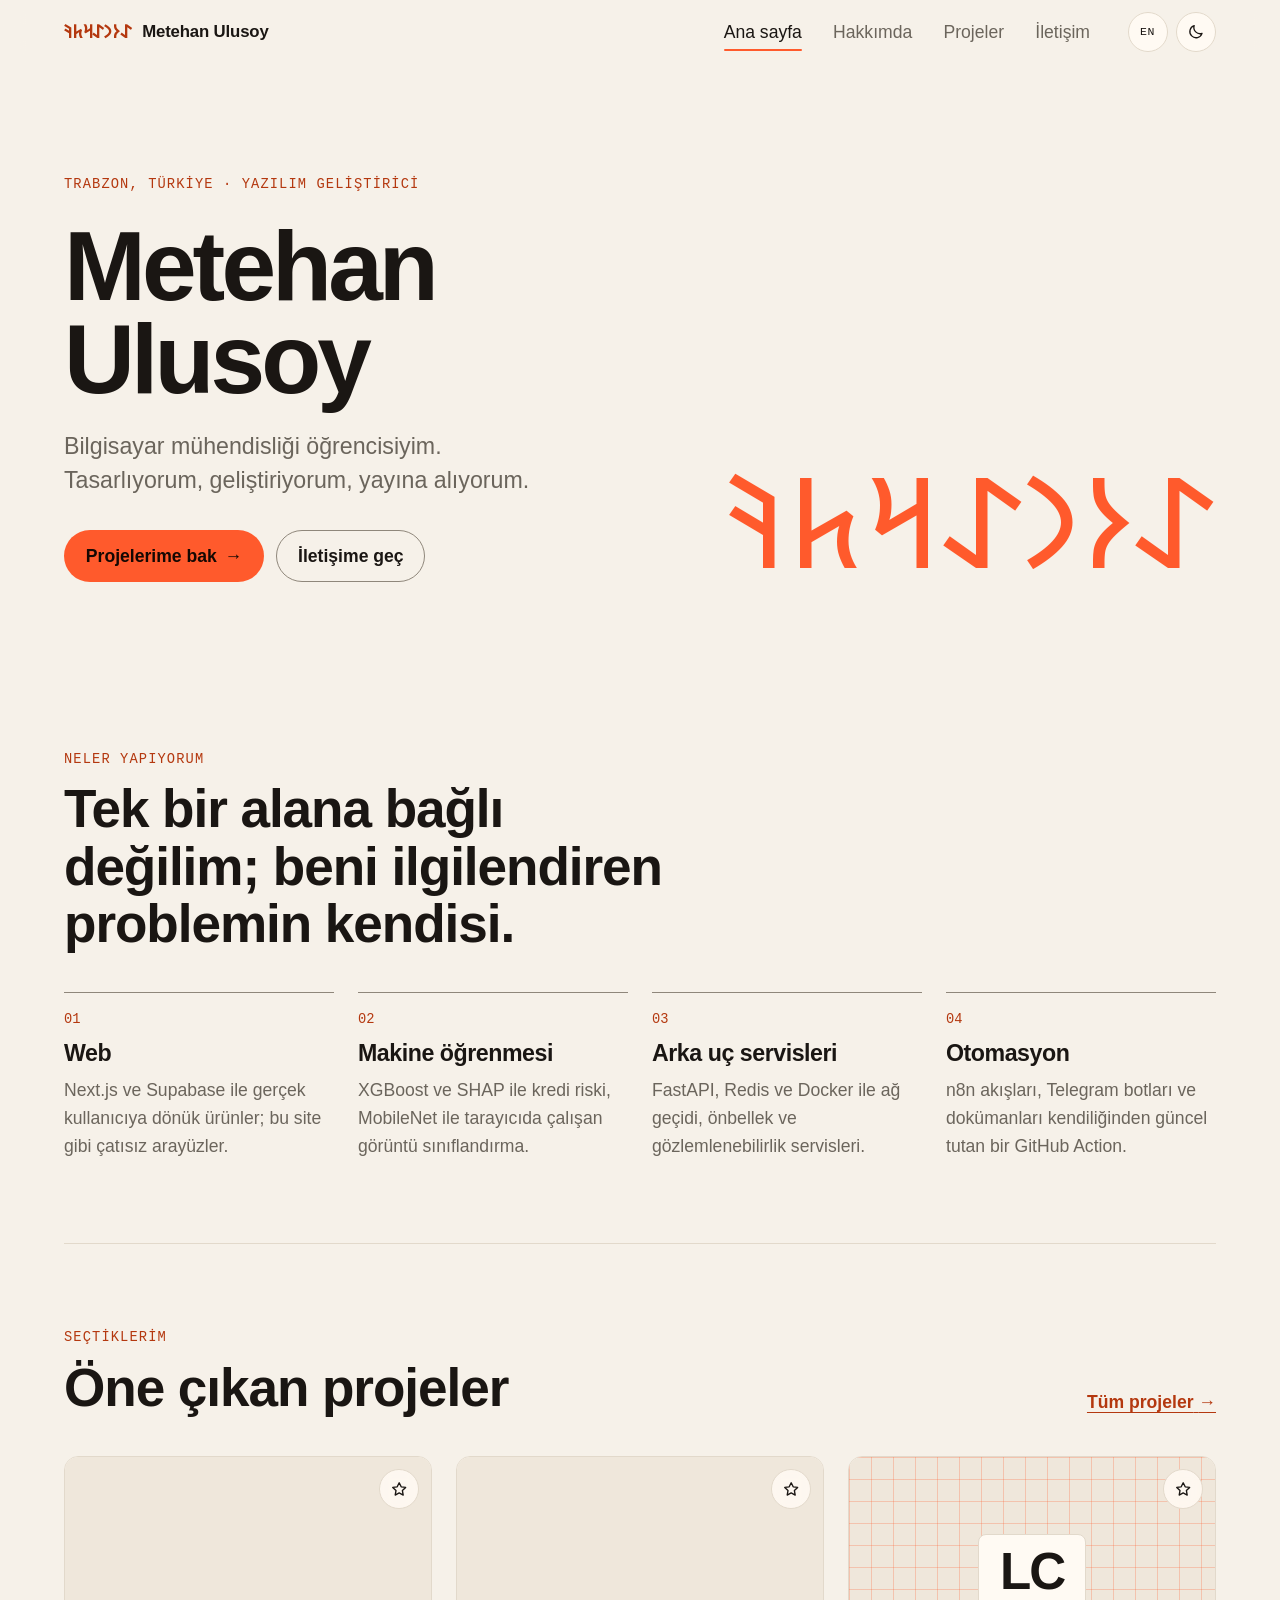
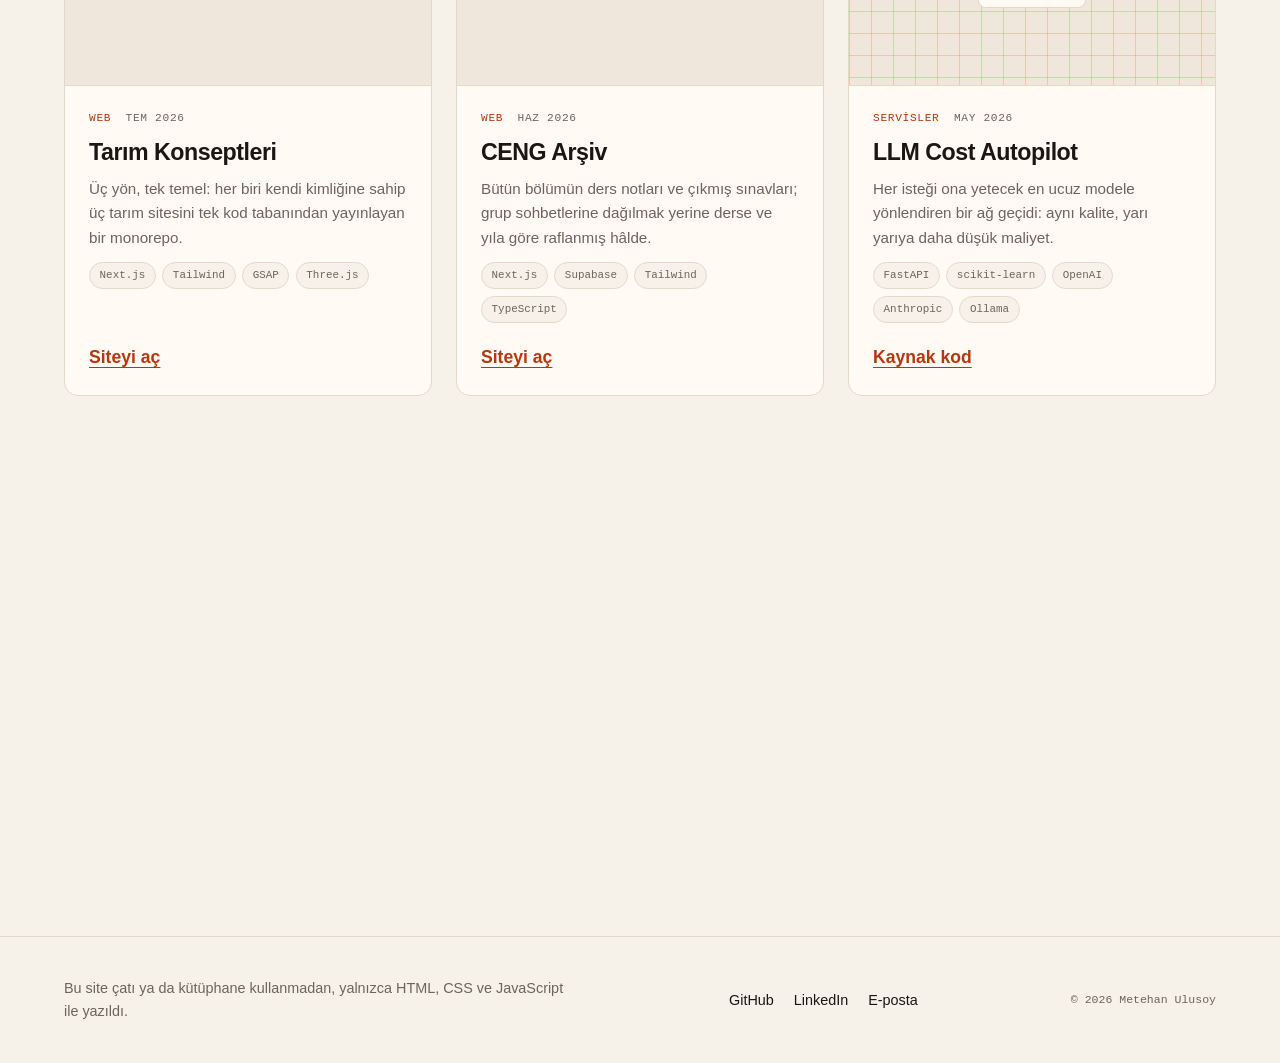
<file: index.html>
<!DOCTYPE html>
<html lang="tr">
<head>
  <meta charset="utf-8">
  <meta name="viewport" content="width=device-width, initial-scale=1">
  <meta http-equiv="Content-Security-Policy" content="default-src 'self'; script-src 'self'; style-src 'self' https://fonts.googleapis.com; font-src 'self' https://fonts.gstatic.com; img-src 'self'; connect-src 'self' https://api.github.com; base-uri 'self'; form-action 'self'; object-src 'none'">
  <title data-i18n="meta.home.title">Metehan Ulusoy — Yazılım geliştirici</title>
  <meta name="description" content="Bilgisayar mühendisliği öğrencisi. Web, veri ve otomasyon üzerine çalışıyorum." data-i18n-attr="content:meta.home.description">
  <meta name="theme-color" content="#0b0a09">
  <meta property="og:type" content="website">
  <meta property="og:title" content="Metehan Ulusoy — Yazılım geliştirici">
  <meta property="og:description" content="Bilgisayar mühendisliği öğrencisi. Web, veri ve otomasyon üzerine çalışıyorum.">
  <meta property="og:url" content="https://metehanulusoy.github.io/">
  <link rel="icon" href="img/favicon.svg" type="image/svg+xml">
  <link rel="preconnect" href="https://fonts.googleapis.com">
  <link rel="preconnect" href="https://fonts.gstatic.com" crossorigin>
  <link rel="stylesheet" href="https://fonts.googleapis.com/css2?family=Bricolage+Grotesque:opsz,wght@12..96,400..800&amp;family=Instrument+Sans:wght@400..700&amp;family=Martian+Mono:wght@400;500&amp;display=swap">
  <link rel="stylesheet" href="css/style.css">
  <script src="js/theme.js"></script>
  <script src="js/i18n.js" defer></script>
  <script src="js/main.js" defer></script>
  <script src="js/helpers.js" defer></script>
  <script src="js/project-cards.js" defer></script>
  <script src="js/home.js" defer></script>
</head>
<body>
  <a class="skip-link" href="#main" data-i18n="a11y.skip">İçeriğe geç</a>

  <header class="site-header">
    <div class="shell header-inner">
      <a class="brand" href="index.html" aria-label="Metehan Ulusoy, ana sayfa" data-i18n-attr="aria-label:nav.homeLabel">
        <span class="brand-mark" aria-hidden="true">&#x10C00;&#x10C06;&#x10C23;&#x10C00;&#x10C3A;&#x10C45;&#x10C1A;</span>
        <span class="brand-name">Metehan Ulusoy</span>
      </a>
      <nav class="site-nav" id="site-nav" aria-label="Ana menü" data-i18n-attr="aria-label:nav.label">
        <ul class="nav-list">
          <li><a href="index.html" aria-current="page" data-i18n="nav.home">Ana sayfa</a></li>
          <li><a href="about.html" data-i18n="nav.about">Hakkımda</a></li>
          <li><a href="projects.html" data-i18n="nav.projects">Projeler</a></li>
          <li><a href="contact.html" data-i18n="nav.contact">İletişim</a></li>
        </ul>
      </nav>
      <div class="header-actions">
        <button class="icon-button" type="button" data-lang-toggle lang="en" aria-label="EN, Switch to English">EN</button>
        <button class="icon-button theme-toggle" type="button" data-theme-toggle aria-pressed="false" aria-label="Koyu tema" data-i18n-attr="aria-label:theme.label">
          <svg class="icon-moon" viewBox="0 0 24 24" aria-hidden="true" focusable="false"><path d="M20.5 14.2A8.5 8.5 0 0 1 9.8 3.5a8.5 8.5 0 1 0 10.7 10.7Z"/></svg>
          <svg class="icon-sun" viewBox="0 0 24 24" aria-hidden="true" focusable="false"><circle cx="12" cy="12" r="4"/><path d="M12 2.5v2M12 19.5v2M2.5 12h2M19.5 12h2M5.3 5.3l1.4 1.4M17.3 17.3l1.4 1.4M5.3 18.7l1.4-1.4M17.3 6.7l1.4-1.4"/></svg>
        </button>
        <button class="icon-button nav-toggle" type="button" aria-expanded="false" aria-controls="site-nav" aria-label="Menüyü aç">
          <span class="nav-toggle-bar"></span>
          <span class="nav-toggle-bar"></span>
          <span class="nav-toggle-bar"></span>
        </button>
      </div>
    </div>
  </header>

  <main id="main" tabindex="-1">
    <section class="hero shell" aria-labelledby="hero-title">
      <div class="hero-copy">
        <p class="eyebrow"><span data-i18n="hero.place">Trabzon, Türkiye</span> · <span data-i18n="hero.role">Yazılım geliştirici</span></p>
        <h1 class="hero-title" id="hero-title">Metehan Ulusoy</h1>
        <p class="hero-lede" data-i18n="hero.lede">Bilgisayar mühendisliği öğrencisiyim. Tasarlıyorum, geliştiriyorum, yayına alıyorum.</p>
        <div class="hero-actions">
          <a class="button button-primary" href="projects.html"><span data-i18n="hero.ctaProjects">Projelerime bak</span> <span class="arrow" aria-hidden="true">→</span></a>
          <a class="button button-ghost" href="contact.html" data-i18n="hero.ctaContact">İletişime geç</a>
        </div>
      </div>
      <div class="hero-mark" aria-hidden="true"><span>&#x10C00;</span><span>&#x10C06;</span><span>&#x10C23;</span><span>&#x10C00;</span><span>&#x10C3A;</span><span>&#x10C45;</span><span>&#x10C1A;</span></div>
    </section>

    <section class="section shell reveal" aria-labelledby="focus-title">
      <div class="section-head">
        <p class="eyebrow" data-i18n="focus.eyebrow">Neler yapıyorum</p>
        <h2 id="focus-title" data-i18n="focus.title">Tek bir alana bağlı değilim; beni ilgilendiren problemin kendisi.</h2>
      </div>
      <ol class="focus-list">
        <li class="focus-item">
          <span class="focus-index" aria-hidden="true">01</span>
          <h3 data-i18n="focus.web.title">Web</h3>
          <p data-i18n="focus.web.text">Next.js ve Supabase ile gerçek kullanıcıya dönük ürünler; bu site gibi çatısız arayüzler.</p>
        </li>
        <li class="focus-item">
          <span class="focus-index" aria-hidden="true">02</span>
          <h3 data-i18n="focus.ml.title">Makine öğrenmesi</h3>
          <p data-i18n="focus.ml.text">XGBoost ve SHAP ile kredi riski, MobileNet ile tarayıcıda çalışan görüntü sınıflandırma.</p>
        </li>
        <li class="focus-item">
          <span class="focus-index" aria-hidden="true">03</span>
          <h3 data-i18n="focus.services.title">Arka uç servisleri</h3>
          <p data-i18n="focus.services.text">FastAPI, Redis ve Docker ile ağ geçidi, önbellek ve gözlemlenebilirlik servisleri.</p>
        </li>
        <li class="focus-item">
          <span class="focus-index" aria-hidden="true">04</span>
          <h3 data-i18n="focus.automation.title">Otomasyon</h3>
          <p data-i18n="focus.automation.text">n8n akışları, Telegram botları ve dokümanları kendiliğinden güncel tutan bir GitHub Action.</p>
        </li>
      </ol>
    </section>

    <section class="section shell" aria-labelledby="featured-title">
      <div class="section-head section-head-row">
        <div>
          <p class="eyebrow" data-i18n="featured.eyebrow">Seçtiklerim</p>
          <h2 id="featured-title" data-i18n="featured.title">Öne çıkan projeler</h2>
        </div>
        <a class="text-link" href="projects.html"><span data-i18n="featured.all">Tüm projeler</span> <span aria-hidden="true">→</span></a>
      </div>
      <noscript><p class="noscript-note">Projeler JavaScript ile yükleniyor; görmek için JavaScript'i aç.</p></noscript>
      <div class="status" data-featured-status role="status"></div>
      <div class="project-grid" data-featured-list></div>
    </section>

    <section class="section shell cta-band reveal" aria-labelledby="cta-title">
      <p class="eyebrow" data-i18n="cta.eyebrow">İletişim</p>
      <h2 id="cta-title" data-i18n="cta.title">Birlikte bir şey yapalım mı?</h2>
      <p data-i18n="cta.text">Staj, proje fikri ya da ders üzerine; yazarsan sana dönerim.</p>
      <a class="button button-primary" href="contact.html"><span data-i18n="cta.button">Mesaj gönder</span> <span class="arrow" aria-hidden="true">→</span></a>
    </section>
  </main>

  <footer class="site-footer">
    <div class="shell footer-inner">
      <p class="footer-note" data-i18n="footer.built">Bu site çatı ya da kütüphane kullanmadan, yalnızca HTML, CSS ve JavaScript ile yazıldı.</p>
      <ul class="footer-links">
        <li><a href="https://github.com/metehanulusoy" target="_blank" rel="noopener noreferrer">GitHub</a></li>
        <li><a href="https://www.linkedin.com/in/metehanulusoy" target="_blank" rel="noopener noreferrer">LinkedIn</a></li>
        <li><a href="mailto:metmete2003@gmail.com" data-i18n="footer.email">E-posta</a></li>
      </ul>
      <p class="footer-copy">© <span data-year>2026</span> Metehan Ulusoy</p>
    </div>
  </footer>
</body>
</html>
</file>
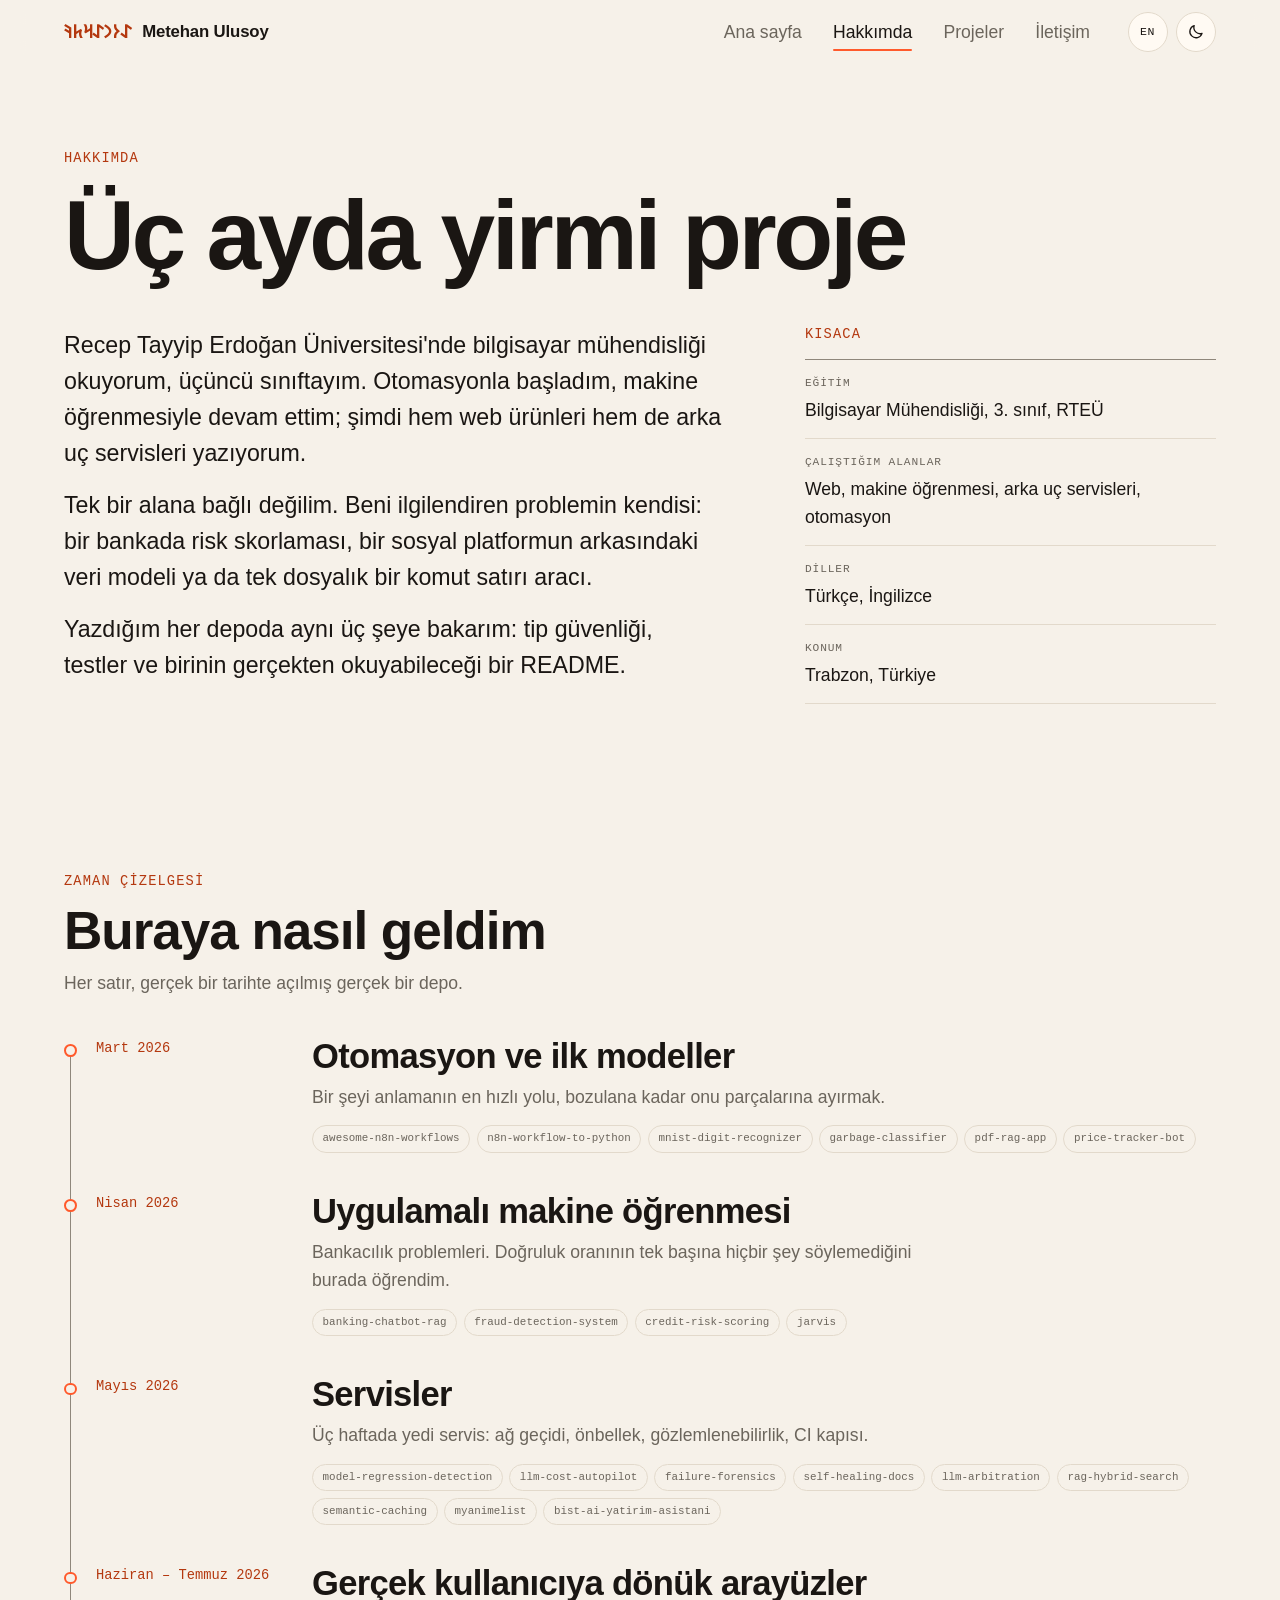
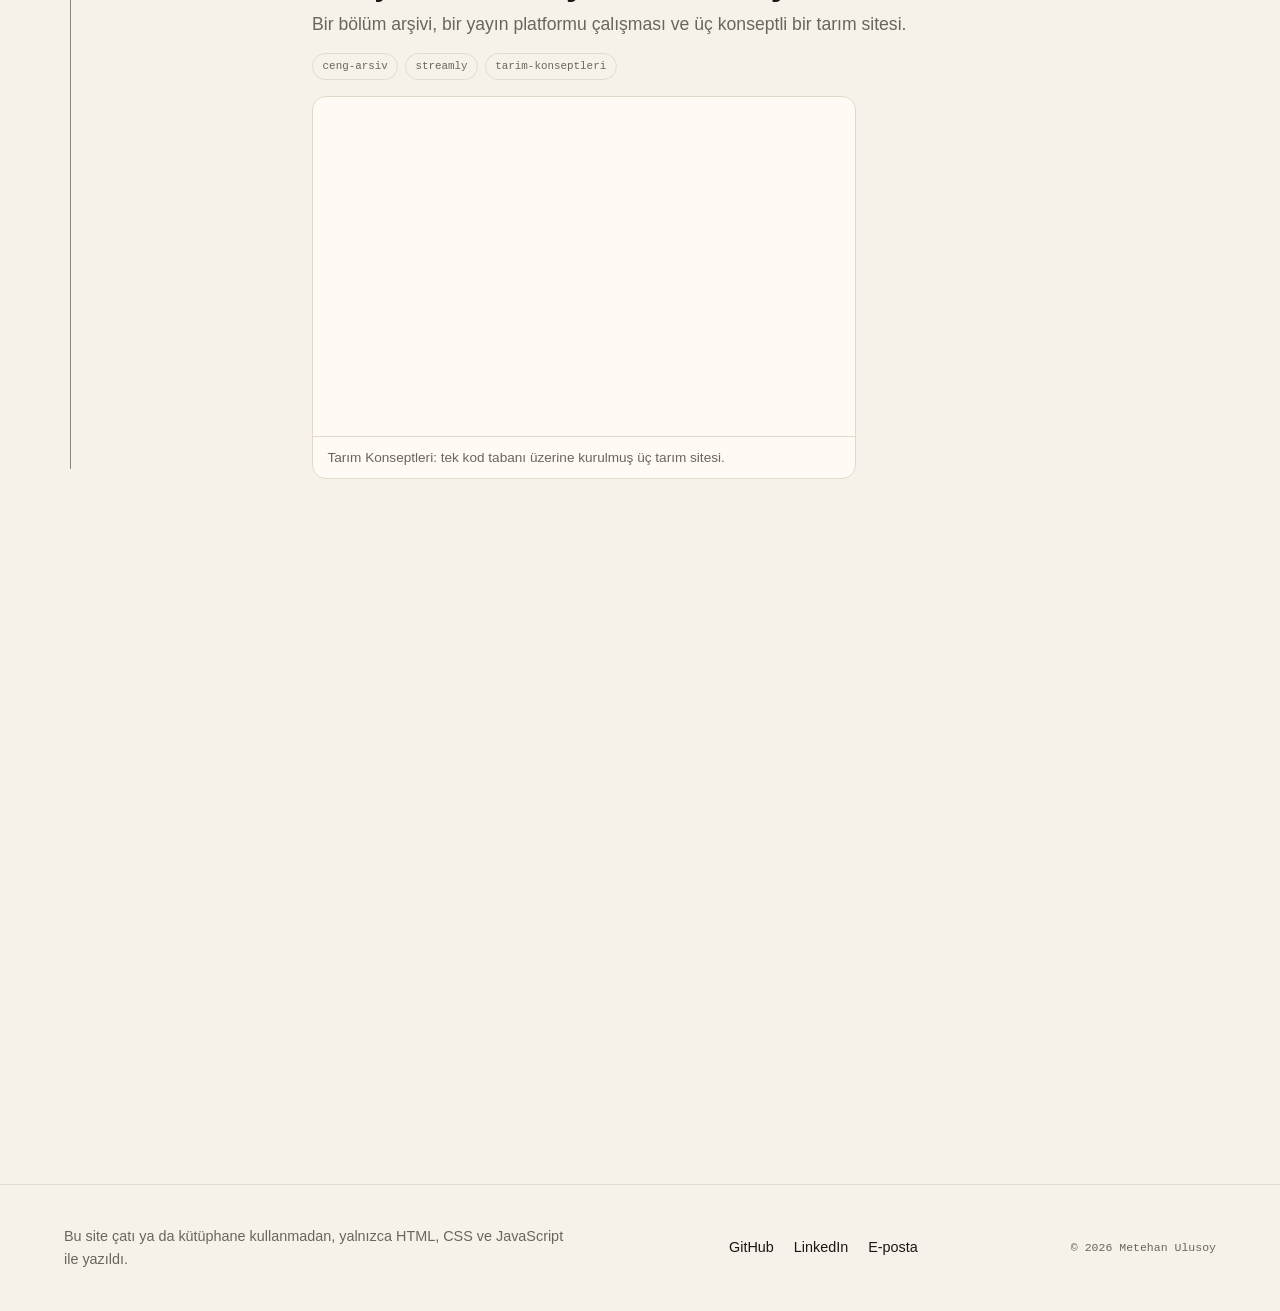
<file: about.html>
<!DOCTYPE html>
<html lang="tr">
<head>
  <meta charset="utf-8">
  <meta name="viewport" content="width=device-width, initial-scale=1">
  <meta http-equiv="Content-Security-Policy" content="default-src 'self'; script-src 'self'; style-src 'self' https://fonts.googleapis.com; font-src 'self' https://fonts.gstatic.com; img-src 'self'; connect-src 'self' https://api.github.com; base-uri 'self'; form-action 'self'; object-src 'none'">
  <title data-i18n="meta.about.title">Hakkımda — Metehan Ulusoy</title>
  <meta name="description" content="RTEÜ'de bilgisayar mühendisliği öğrencisi: buraya nasıl geldim, neler üzerinde çalışıyorum, hangi araçları kullanıyorum." data-i18n-attr="content:meta.about.description">
  <meta name="theme-color" content="#0b0a09">
  <link rel="icon" href="img/favicon.svg" type="image/svg+xml">
  <link rel="preconnect" href="https://fonts.googleapis.com">
  <link rel="preconnect" href="https://fonts.gstatic.com" crossorigin>
  <link rel="stylesheet" href="https://fonts.googleapis.com/css2?family=Bricolage+Grotesque:opsz,wght@12..96,400..800&amp;family=Instrument+Sans:wght@400..700&amp;family=Martian+Mono:wght@400;500&amp;display=swap">
  <link rel="stylesheet" href="css/style.css">
  <script src="js/theme.js"></script>
  <script src="js/i18n.js" defer></script>
  <script src="js/main.js" defer></script>
</head>
<body>
  <a class="skip-link" href="#main" data-i18n="a11y.skip">İçeriğe geç</a>

  <header class="site-header">
    <div class="shell header-inner">
      <a class="brand" href="index.html" aria-label="Metehan Ulusoy, ana sayfa" data-i18n-attr="aria-label:nav.homeLabel">
        <span class="brand-mark" aria-hidden="true">&#x10C00;&#x10C06;&#x10C23;&#x10C00;&#x10C3A;&#x10C45;&#x10C1A;</span>
        <span class="brand-name">Metehan Ulusoy</span>
      </a>
      <nav class="site-nav" id="site-nav" aria-label="Ana menü" data-i18n-attr="aria-label:nav.label">
        <ul class="nav-list">
          <li><a href="index.html" data-i18n="nav.home">Ana sayfa</a></li>
          <li><a href="about.html" aria-current="page" data-i18n="nav.about">Hakkımda</a></li>
          <li><a href="projects.html" data-i18n="nav.projects">Projeler</a></li>
          <li><a href="contact.html" data-i18n="nav.contact">İletişim</a></li>
        </ul>
      </nav>
      <div class="header-actions">
        <button class="icon-button" type="button" data-lang-toggle lang="en" aria-label="EN, Switch to English">EN</button>
        <button class="icon-button theme-toggle" type="button" data-theme-toggle aria-pressed="false" aria-label="Koyu tema" data-i18n-attr="aria-label:theme.label">
          <svg class="icon-moon" viewBox="0 0 24 24" aria-hidden="true" focusable="false"><path d="M20.5 14.2A8.5 8.5 0 0 1 9.8 3.5a8.5 8.5 0 1 0 10.7 10.7Z"/></svg>
          <svg class="icon-sun" viewBox="0 0 24 24" aria-hidden="true" focusable="false"><circle cx="12" cy="12" r="4"/><path d="M12 2.5v2M12 19.5v2M2.5 12h2M19.5 12h2M5.3 5.3l1.4 1.4M17.3 17.3l1.4 1.4M5.3 18.7l1.4-1.4M17.3 6.7l1.4-1.4"/></svg>
        </button>
        <button class="icon-button nav-toggle" type="button" aria-expanded="false" aria-controls="site-nav" aria-label="Menüyü aç">
          <span class="nav-toggle-bar"></span>
          <span class="nav-toggle-bar"></span>
          <span class="nav-toggle-bar"></span>
        </button>
      </div>
    </div>
  </header>

  <main id="main" tabindex="-1">
    <section class="page-hero shell" aria-labelledby="page-title">
      <p class="eyebrow" data-i18n="about.eyebrow">Hakkımda</p>
      <h1 id="page-title" data-i18n="about.title">Üç ayda yirmi proje</h1>
    </section>

    <div class="shell about-grid">
      <div class="about-text">
        <p data-i18n="about.p1">Recep Tayyip Erdoğan Üniversitesi'nde bilgisayar mühendisliği okuyorum, üçüncü sınıftayım. Otomasyonla başladım, makine öğrenmesiyle devam ettim; şimdi hem web ürünleri hem de arka uç servisleri yazıyorum.</p>
        <p data-i18n="about.p2">Tek bir alana bağlı değilim. Beni ilgilendiren problemin kendisi: bir bankada risk skorlaması, bir sosyal platformun arkasındaki veri modeli ya da tek dosyalık bir komut satırı aracı.</p>
        <p data-i18n="about.p3">Yazdığım her depoda aynı üç şeye bakarım: tip güvenliği, testler ve birinin gerçekten okuyabileceği bir README.</p>
      </div>
      <aside class="facts" aria-labelledby="facts-title">
        <h2 class="eyebrow" id="facts-title" data-i18n="about.factsTitle">Kısaca</h2>
        <dl class="fact-list">
          <div>
            <dt data-i18n="about.fact.study">Eğitim</dt>
            <dd data-i18n="about.fact.studyValue">Bilgisayar Mühendisliği, 3. sınıf, RTEÜ</dd>
          </div>
          <div>
            <dt data-i18n="about.fact.focus">Çalıştığım alanlar</dt>
            <dd data-i18n="about.fact.focusValue">Web, makine öğrenmesi, arka uç servisleri, otomasyon</dd>
          </div>
          <div>
            <dt data-i18n="about.fact.languages">Diller</dt>
            <dd data-i18n="about.fact.languagesValue">Türkçe, İngilizce</dd>
          </div>
          <div>
            <dt data-i18n="about.fact.location">Konum</dt>
            <dd data-i18n="about.fact.locationValue">Trabzon, Türkiye</dd>
          </div>
        </dl>
      </aside>
    </div>

    <section class="section shell reveal" aria-labelledby="timeline-title">
      <div class="section-head">
        <p class="eyebrow" data-i18n="timeline.eyebrow">Zaman çizelgesi</p>
        <h2 id="timeline-title" data-i18n="timeline.title">Buraya nasıl geldim</h2>
        <p class="section-lede" data-i18n="timeline.lede">Her satır, gerçek bir tarihte açılmış gerçek bir depo.</p>
      </div>
      <ol class="timeline">
        <li class="timeline-item">
          <article aria-labelledby="timeline-march">
            <p class="timeline-date"><time datetime="2026-03" data-i18n="timeline.m1.date">Mart 2026</time></p>
            <h3 id="timeline-march" data-i18n="timeline.m1.title">Otomasyon ve ilk modeller</h3>
            <p data-i18n="timeline.m1.body">Bir şeyi anlamanın en hızlı yolu, bozulana kadar onu parçalarına ayırmak.</p>
            <ul class="tag-list" aria-label="Depolar" data-i18n-attr="aria-label:timeline.reposLabel">
              <li>awesome-n8n-workflows</li>
              <li>n8n-workflow-to-python</li>
              <li>mnist-digit-recognizer</li>
              <li>garbage-classifier</li>
              <li>pdf-rag-app</li>
              <li>price-tracker-bot</li>
            </ul>
          </article>
        </li>
        <li class="timeline-item">
          <article aria-labelledby="timeline-april">
            <p class="timeline-date"><time datetime="2026-04" data-i18n="timeline.m2.date">Nisan 2026</time></p>
            <h3 id="timeline-april" data-i18n="timeline.m2.title">Uygulamalı makine öğrenmesi</h3>
            <p data-i18n="timeline.m2.body">Bankacılık problemleri. Doğruluk oranının tek başına hiçbir şey söylemediğini burada öğrendim.</p>
            <ul class="tag-list" aria-label="Depolar" data-i18n-attr="aria-label:timeline.reposLabel">
              <li>banking-chatbot-rag</li>
              <li>fraud-detection-system</li>
              <li>credit-risk-scoring</li>
              <li>jarvis</li>
            </ul>
          </article>
        </li>
        <li class="timeline-item">
          <article aria-labelledby="timeline-may">
            <p class="timeline-date"><time datetime="2026-05" data-i18n="timeline.m3.date">Mayıs 2026</time></p>
            <h3 id="timeline-may" data-i18n="timeline.m3.title">Servisler</h3>
            <p data-i18n="timeline.m3.body">Üç haftada yedi servis: ağ geçidi, önbellek, gözlemlenebilirlik, CI kapısı.</p>
            <ul class="tag-list" aria-label="Depolar" data-i18n-attr="aria-label:timeline.reposLabel">
              <li>model-regression-detection</li>
              <li>llm-cost-autopilot</li>
              <li>failure-forensics</li>
              <li>self-healing-docs</li>
              <li>llm-arbitration</li>
              <li>rag-hybrid-search</li>
              <li>semantic-caching</li>
              <li>myanimelist</li>
              <li>bist-ai-yatirim-asistani</li>
            </ul>
          </article>
        </li>
        <li class="timeline-item">
          <article aria-labelledby="timeline-summer">
            <p class="timeline-date"><time datetime="2026-06" data-i18n="timeline.m4.from">Haziran</time> – <time datetime="2026-07" data-i18n="timeline.m4.to">Temmuz 2026</time></p>
            <h3 id="timeline-summer" data-i18n="timeline.m4.title">Gerçek kullanıcıya dönük arayüzler</h3>
            <p data-i18n="timeline.m4.body">Bir bölüm arşivi, bir yayın platformu çalışması ve üç konseptli bir tarım sitesi.</p>
            <ul class="tag-list" aria-label="Depolar" data-i18n-attr="aria-label:timeline.reposLabel">
              <li>ceng-arsiv</li>
              <li>streamly</li>
              <li>tarim-konseptleri</li>
            </ul>
            <figure class="timeline-figure">
              <img src="img/projects/tarim-konseptleri.jpg" alt="Tarım Konseptleri seçim ekranı: Filiz, Ekinova ve Harman adlı üç konsept kartı" width="1200" height="750" loading="lazy" decoding="async" data-i18n-attr="alt:timeline.m4.figureAlt">
              <figcaption data-i18n="timeline.m4.figureCaption">Tarım Konseptleri: tek kod tabanı üzerine kurulmuş üç tarım sitesi.</figcaption>
            </figure>
          </article>
        </li>
      </ol>
    </section>

    <section class="section shell reveal" aria-labelledby="skills-title">
      <div class="section-head">
        <p class="eyebrow" data-i18n="skills.eyebrow">Araç kutusu</p>
        <h2 id="skills-title" data-i18n="skills.title">Kullandığım araçlar</h2>
      </div>
      <div class="skills-grid">
        <article class="skill-group" aria-labelledby="skills-languages">
          <h3 id="skills-languages" data-i18n="skills.languages">Diller</h3>
          <ul class="tag-list">
            <li>Python</li>
            <li>TypeScript</li>
            <li>JavaScript</li>
            <li>HTML</li>
            <li>CSS</li>
            <li>SQL</li>
          </ul>
        </article>
        <article class="skill-group" aria-labelledby="skills-web">
          <h3 id="skills-web" data-i18n="skills.web">Web</h3>
          <ul class="tag-list">
            <li>Next.js</li>
            <li>React</li>
            <li>Supabase</li>
            <li>Tailwind CSS</li>
            <li>Three.js</li>
            <li>GSAP</li>
          </ul>
        </article>
        <article class="skill-group" aria-labelledby="skills-backend">
          <h3 id="skills-backend" data-i18n="skills.backend">Arka uç ve veri</h3>
          <ul class="tag-list">
            <li>FastAPI</li>
            <li>Redis</li>
            <li>PostgreSQL</li>
            <li>Docker</li>
            <li>Prometheus</li>
            <li>OpenTelemetry</li>
          </ul>
        </article>
        <article class="skill-group" aria-labelledby="skills-ml">
          <h3 id="skills-ml" data-i18n="skills.ml">Makine öğrenmesi</h3>
          <ul class="tag-list">
            <li>scikit-learn</li>
            <li>XGBoost</li>
            <li>SHAP</li>
            <li>TensorFlow</li>
            <li>LangChain</li>
            <li>ChromaDB</li>
          </ul>
        </article>
        <article class="skill-group" aria-labelledby="skills-automation">
          <h3 id="skills-automation" data-i18n="skills.automation">Otomasyon ve araçlar</h3>
          <ul class="tag-list">
            <li>n8n</li>
            <li>GitHub Actions</li>
            <li>Telegram Bot API</li>
            <li>pytest</li>
            <li>Ollama</li>
          </ul>
        </article>
      </div>
    </section>
  </main>

  <footer class="site-footer">
    <div class="shell footer-inner">
      <p class="footer-note" data-i18n="footer.built">Bu site çatı ya da kütüphane kullanmadan, yalnızca HTML, CSS ve JavaScript ile yazıldı.</p>
      <ul class="footer-links">
        <li><a href="https://github.com/metehanulusoy" target="_blank" rel="noopener noreferrer">GitHub</a></li>
        <li><a href="https://www.linkedin.com/in/metehanulusoy" target="_blank" rel="noopener noreferrer">LinkedIn</a></li>
        <li><a href="mailto:metmete2003@gmail.com" data-i18n="footer.email">E-posta</a></li>
      </ul>
      <p class="footer-copy">© <span data-year>2026</span> Metehan Ulusoy</p>
    </div>
  </footer>
</body>
</html>
</file>
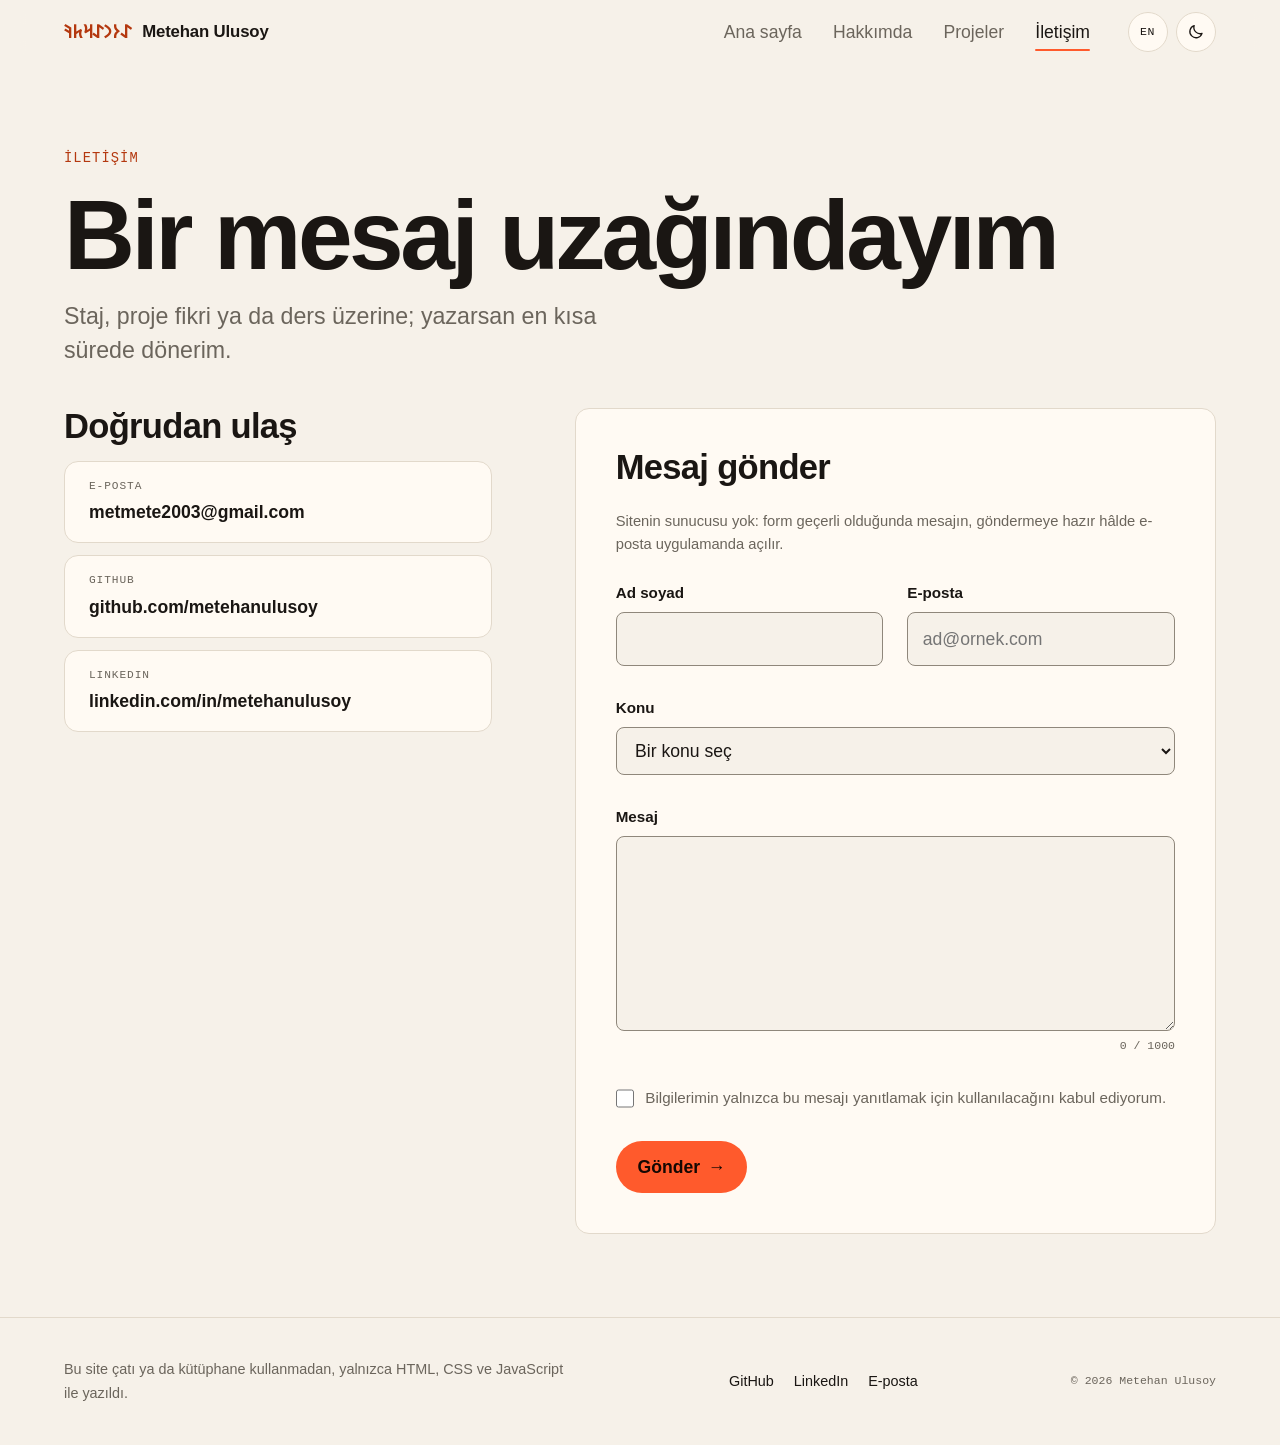
<file: contact.html>
<!DOCTYPE html>
<html lang="tr">
<head>
  <meta charset="utf-8">
  <meta name="viewport" content="width=device-width, initial-scale=1">
  <meta http-equiv="Content-Security-Policy" content="default-src 'self'; script-src 'self'; style-src 'self' https://fonts.googleapis.com; font-src 'self' https://fonts.gstatic.com; img-src 'self'; connect-src 'self' https://api.github.com; base-uri 'self'; form-action 'self'; object-src 'none'">
  <title data-i18n="meta.contact.title">İletişim — Metehan Ulusoy</title>
  <meta name="description" content="Staj, proje fikri ya da ders üzerine bana yazın." data-i18n-attr="content:meta.contact.description">
  <meta name="theme-color" content="#0b0a09">
  <link rel="icon" href="img/favicon.svg" type="image/svg+xml">
  <link rel="preconnect" href="https://fonts.googleapis.com">
  <link rel="preconnect" href="https://fonts.gstatic.com" crossorigin>
  <link rel="stylesheet" href="https://fonts.googleapis.com/css2?family=Bricolage+Grotesque:opsz,wght@12..96,400..800&amp;family=Instrument+Sans:wght@400..700&amp;family=Martian+Mono:wght@400;500&amp;display=swap">
  <link rel="stylesheet" href="css/style.css">
  <script src="js/theme.js"></script>
  <script src="js/i18n.js" defer></script>
  <script src="js/main.js" defer></script>
  <script src="js/contact.js" defer></script>
</head>
<body>
  <a class="skip-link" href="#main" data-i18n="a11y.skip">İçeriğe geç</a>

  <header class="site-header">
    <div class="shell header-inner">
      <a class="brand" href="index.html" aria-label="Metehan Ulusoy, ana sayfa" data-i18n-attr="aria-label:nav.homeLabel">
        <span class="brand-mark" aria-hidden="true">&#x10C00;&#x10C06;&#x10C23;&#x10C00;&#x10C3A;&#x10C45;&#x10C1A;</span>
        <span class="brand-name">Metehan Ulusoy</span>
      </a>
      <nav class="site-nav" id="site-nav" aria-label="Ana menü" data-i18n-attr="aria-label:nav.label">
        <ul class="nav-list">
          <li><a href="index.html" data-i18n="nav.home">Ana sayfa</a></li>
          <li><a href="about.html" data-i18n="nav.about">Hakkımda</a></li>
          <li><a href="projects.html" data-i18n="nav.projects">Projeler</a></li>
          <li><a href="contact.html" aria-current="page" data-i18n="nav.contact">İletişim</a></li>
        </ul>
      </nav>
      <div class="header-actions">
        <button class="icon-button" type="button" data-lang-toggle lang="en" aria-label="EN, Switch to English">EN</button>
        <button class="icon-button theme-toggle" type="button" data-theme-toggle aria-pressed="false" aria-label="Koyu tema" data-i18n-attr="aria-label:theme.label">
          <svg class="icon-moon" viewBox="0 0 24 24" aria-hidden="true" focusable="false"><path d="M20.5 14.2A8.5 8.5 0 0 1 9.8 3.5a8.5 8.5 0 1 0 10.7 10.7Z"/></svg>
          <svg class="icon-sun" viewBox="0 0 24 24" aria-hidden="true" focusable="false"><circle cx="12" cy="12" r="4"/><path d="M12 2.5v2M12 19.5v2M2.5 12h2M19.5 12h2M5.3 5.3l1.4 1.4M17.3 17.3l1.4 1.4M5.3 18.7l1.4-1.4M17.3 6.7l1.4-1.4"/></svg>
        </button>
        <button class="icon-button nav-toggle" type="button" aria-expanded="false" aria-controls="site-nav" aria-label="Menüyü aç">
          <span class="nav-toggle-bar"></span>
          <span class="nav-toggle-bar"></span>
          <span class="nav-toggle-bar"></span>
        </button>
      </div>
    </div>
  </header>

  <main id="main" tabindex="-1">
    <section class="page-hero shell" aria-labelledby="page-title">
      <p class="eyebrow" data-i18n="contact.eyebrow">İletişim</p>
      <h1 id="page-title" data-i18n="contact.title">Bir mesaj uzağındayım</h1>
      <p class="page-lede" data-i18n="contact.lede">Staj, proje fikri ya da ders üzerine; yazarsan en kısa sürede dönerim.</p>
    </section>

    <div class="shell contact-grid">
      <aside class="contact-channels" aria-labelledby="channels-title">
        <h2 id="channels-title" data-i18n="contact.channelsTitle">Doğrudan ulaş</h2>
        <ul class="channel-list">
          <li>
            <a class="channel" href="mailto:metmete2003@gmail.com">
              <span class="channel-label" data-i18n="contact.channelEmail">E-posta</span>
              <span class="channel-value">metmete2003@gmail.com</span>
            </a>
          </li>
          <li>
            <a class="channel" href="https://github.com/metehanulusoy" target="_blank" rel="noopener noreferrer">
              <span class="channel-label" lang="en">GitHub</span>
              <span class="channel-value">github.com/metehanulusoy</span>
            </a>
          </li>
          <li>
            <a class="channel" href="https://www.linkedin.com/in/metehanulusoy" target="_blank" rel="noopener noreferrer">
              <span class="channel-label" lang="en">LinkedIn</span>
              <span class="channel-value">linkedin.com/in/metehanulusoy</span>
            </a>
          </li>
        </ul>
      </aside>

      <noscript><p class="noscript-note">İletişim formu JavaScript ile çalışıyor. Bana doğrudan metmete2003@gmail.com adresinden yazabilirsin.</p></noscript>

      <form class="contact-form" id="contact-form" data-contact-form aria-labelledby="form-title">
        <h2 id="form-title" data-i18n="contact.formTitle">Mesaj gönder</h2>
        <p class="form-note" data-i18n="contact.formNote">Sitenin sunucusu yok: form geçerli olduğunda mesajın, göndermeye hazır hâlde e-posta uygulamanda açılır.</p>

        <p class="draft-note" data-draft-note hidden>
          <span data-i18n="contact.draftRestored">Gönderilmemiş taslağın geri yüklendi.</span>
          <button class="text-button" type="button" data-clear-draft data-i18n="contact.clearDraft">Taslağı sil</button>
        </p>

        <div class="form-row">
          <div class="field">
            <label for="name" data-i18n="contact.name">Ad soyad</label>
            <input id="name" name="name" type="text" required minlength="2" maxlength="60" autocomplete="name" aria-describedby="name-error">
            <p class="field-error" id="name-error"></p>
          </div>
          <div class="field">
            <label for="email" data-i18n="contact.email">E-posta</label>
            <input id="email" name="email" type="email" required maxlength="120" autocomplete="email" placeholder="ad@ornek.com" aria-describedby="email-error" data-i18n-attr="placeholder:contact.emailPlaceholder">
            <p class="field-error" id="email-error"></p>
          </div>
        </div>

        <div class="field">
          <label for="topic" data-i18n="contact.topic">Konu</label>
          <select id="topic" name="topic" required aria-describedby="topic-error">
            <option value="" data-i18n="contact.topicPlaceholder">Bir konu seç</option>
            <option value="job" data-i18n="contact.topicJob">Staj ya da iş teklifi</option>
            <option value="project" data-i18n="contact.topicProject">Proje fikri</option>
            <option value="course" data-i18n="contact.topicCourse">Ders ve akademik</option>
            <option value="other" data-i18n="contact.topicOther">Diğer</option>
          </select>
          <p class="field-error" id="topic-error"></p>
        </div>

        <div class="field">
          <label for="message" data-i18n="contact.message">Mesaj</label>
          <textarea id="message" name="message" rows="6" required minlength="20" maxlength="1000" aria-describedby="message-hint message-error"></textarea>
          <p class="field-hint" id="message-hint"><span data-char-count>0</span> / 1000</p>
          <p class="field-error" id="message-error"></p>
        </div>

        <div class="field field-check">
          <input id="consent" name="consent" type="checkbox" required aria-describedby="consent-error">
          <label for="consent" data-i18n="contact.consent">Bilgilerimin yalnızca bu mesajı yanıtlamak için kullanılacağını kabul ediyorum.</label>
          <p class="field-error" id="consent-error"></p>
        </div>

        <div class="form-actions">
          <button class="button button-primary" type="submit"><span data-i18n="contact.submit">Gönder</span> <span class="arrow" aria-hidden="true">→</span></button>
        </div>

        <div class="form-success" data-form-success role="status" tabindex="-1" hidden>
          <h3><span data-i18n="contact.successTitle">Mesajın hazır</span>, <span data-success-name></span>!</h3>
          <p data-i18n="contact.successText">Göndermek için e-posta uygulamanı aç. Bu bilgisayarda e-posta uygulaması yoksa metni kopyalayıp metmete2003@gmail.com adresine gönderebilirsin.</p>
          <div class="form-success-actions">
            <a class="button button-primary" href="mailto:metmete2003@gmail.com" data-mailto><span data-i18n="contact.openMail">E-posta uygulamasında aç</span> <span class="arrow" aria-hidden="true">→</span></a>
            <button class="button button-ghost" type="button" data-copy-message data-i18n="contact.copy">Metni kopyala</button>
          </div>
          <p class="copy-status" data-copy-status aria-live="polite"></p>
        </div>
      </form>
    </div>
  </main>

  <footer class="site-footer">
    <div class="shell footer-inner">
      <p class="footer-note" data-i18n="footer.built">Bu site çatı ya da kütüphane kullanmadan, yalnızca HTML, CSS ve JavaScript ile yazıldı.</p>
      <ul class="footer-links">
        <li><a href="https://github.com/metehanulusoy" target="_blank" rel="noopener noreferrer">GitHub</a></li>
        <li><a href="https://www.linkedin.com/in/metehanulusoy" target="_blank" rel="noopener noreferrer">LinkedIn</a></li>
        <li><a href="mailto:metmete2003@gmail.com" data-i18n="footer.email">E-posta</a></li>
      </ul>
      <p class="footer-copy">© <span data-year>2026</span> Metehan Ulusoy</p>
    </div>
  </footer>
</body>
</html>
</file>
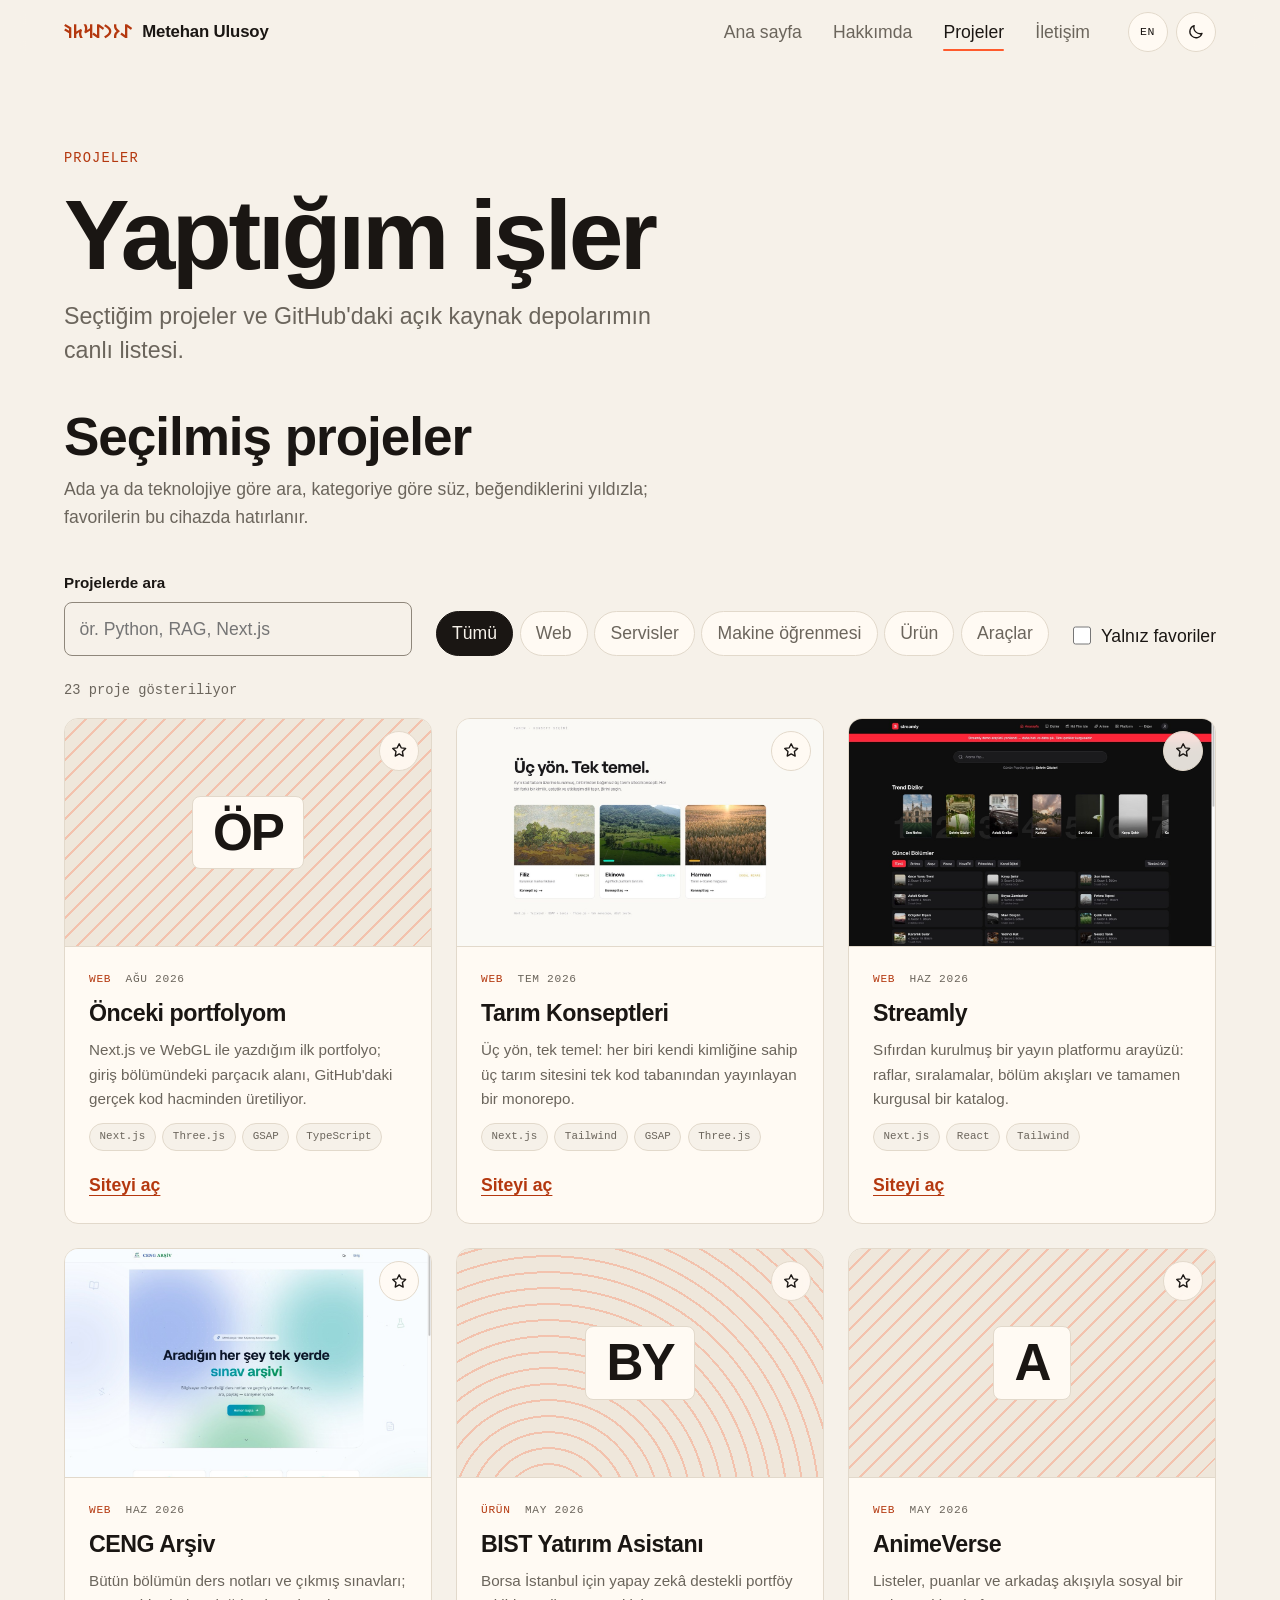
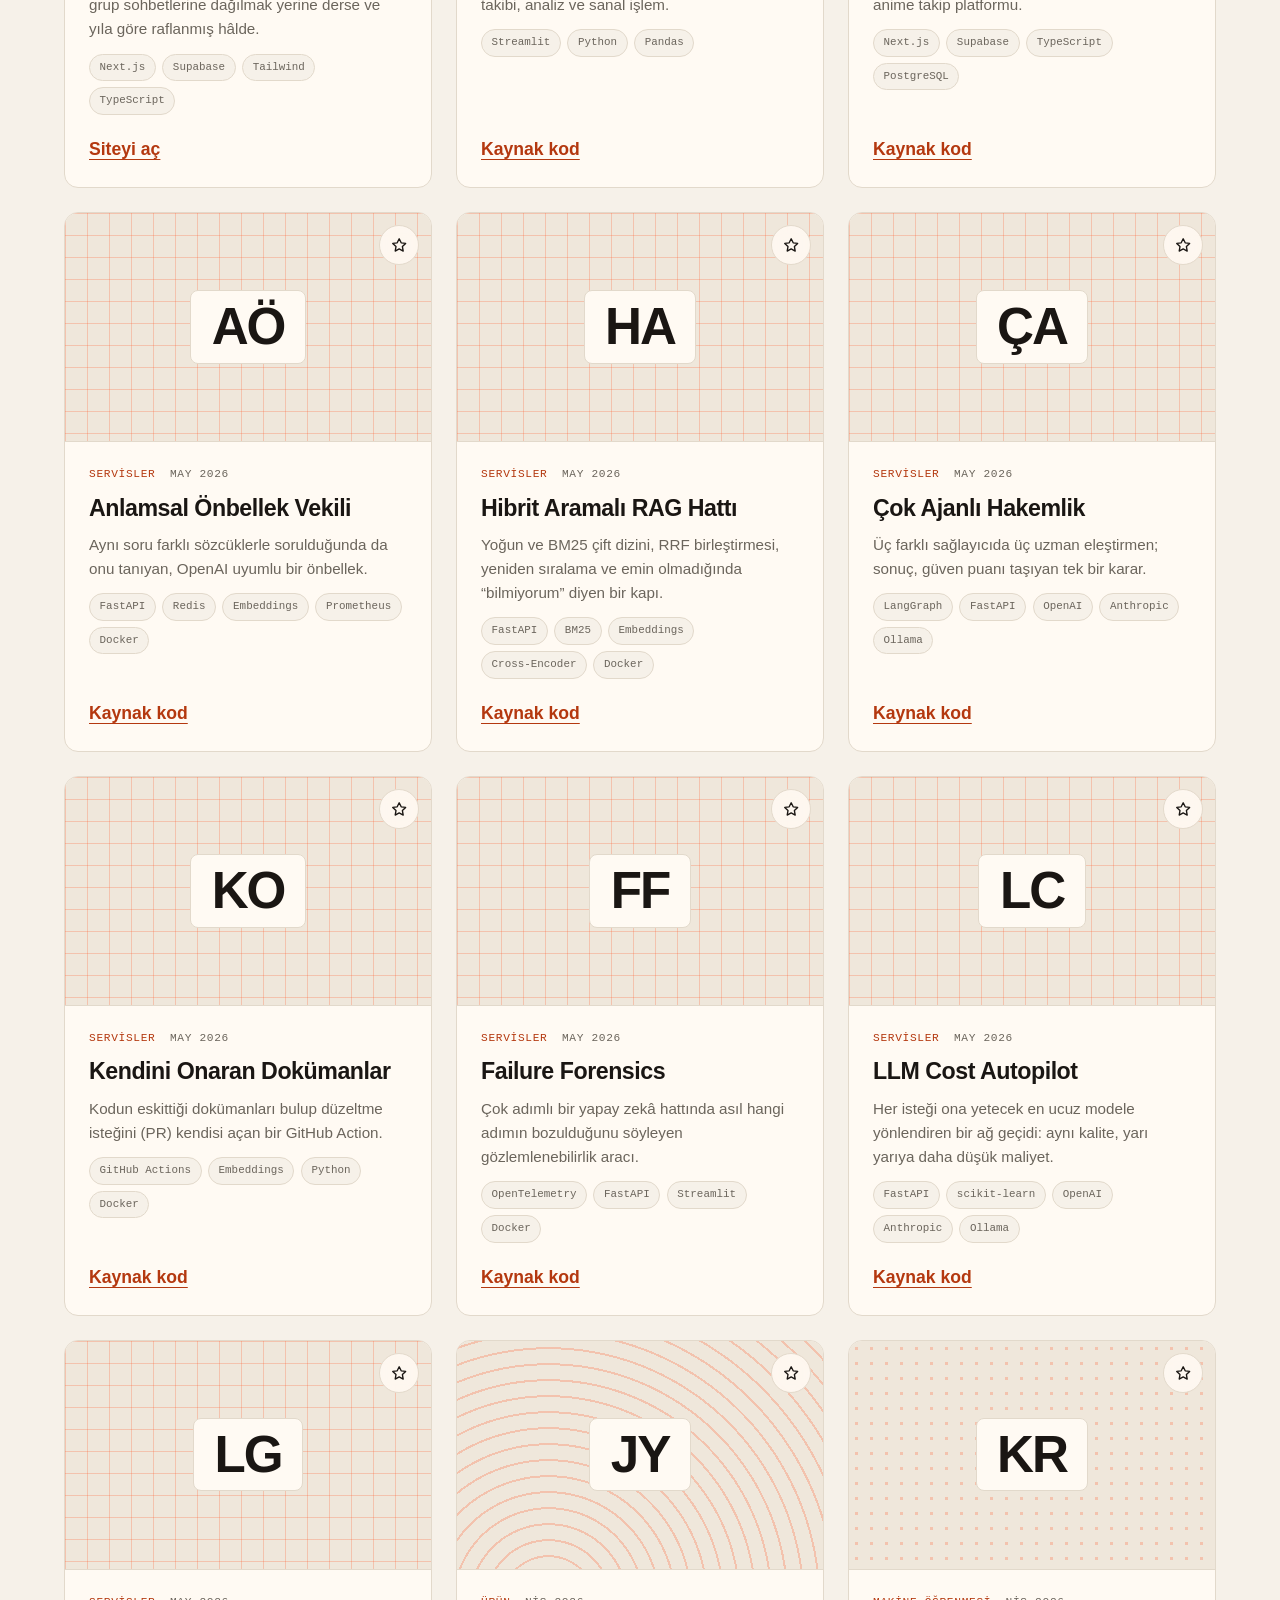
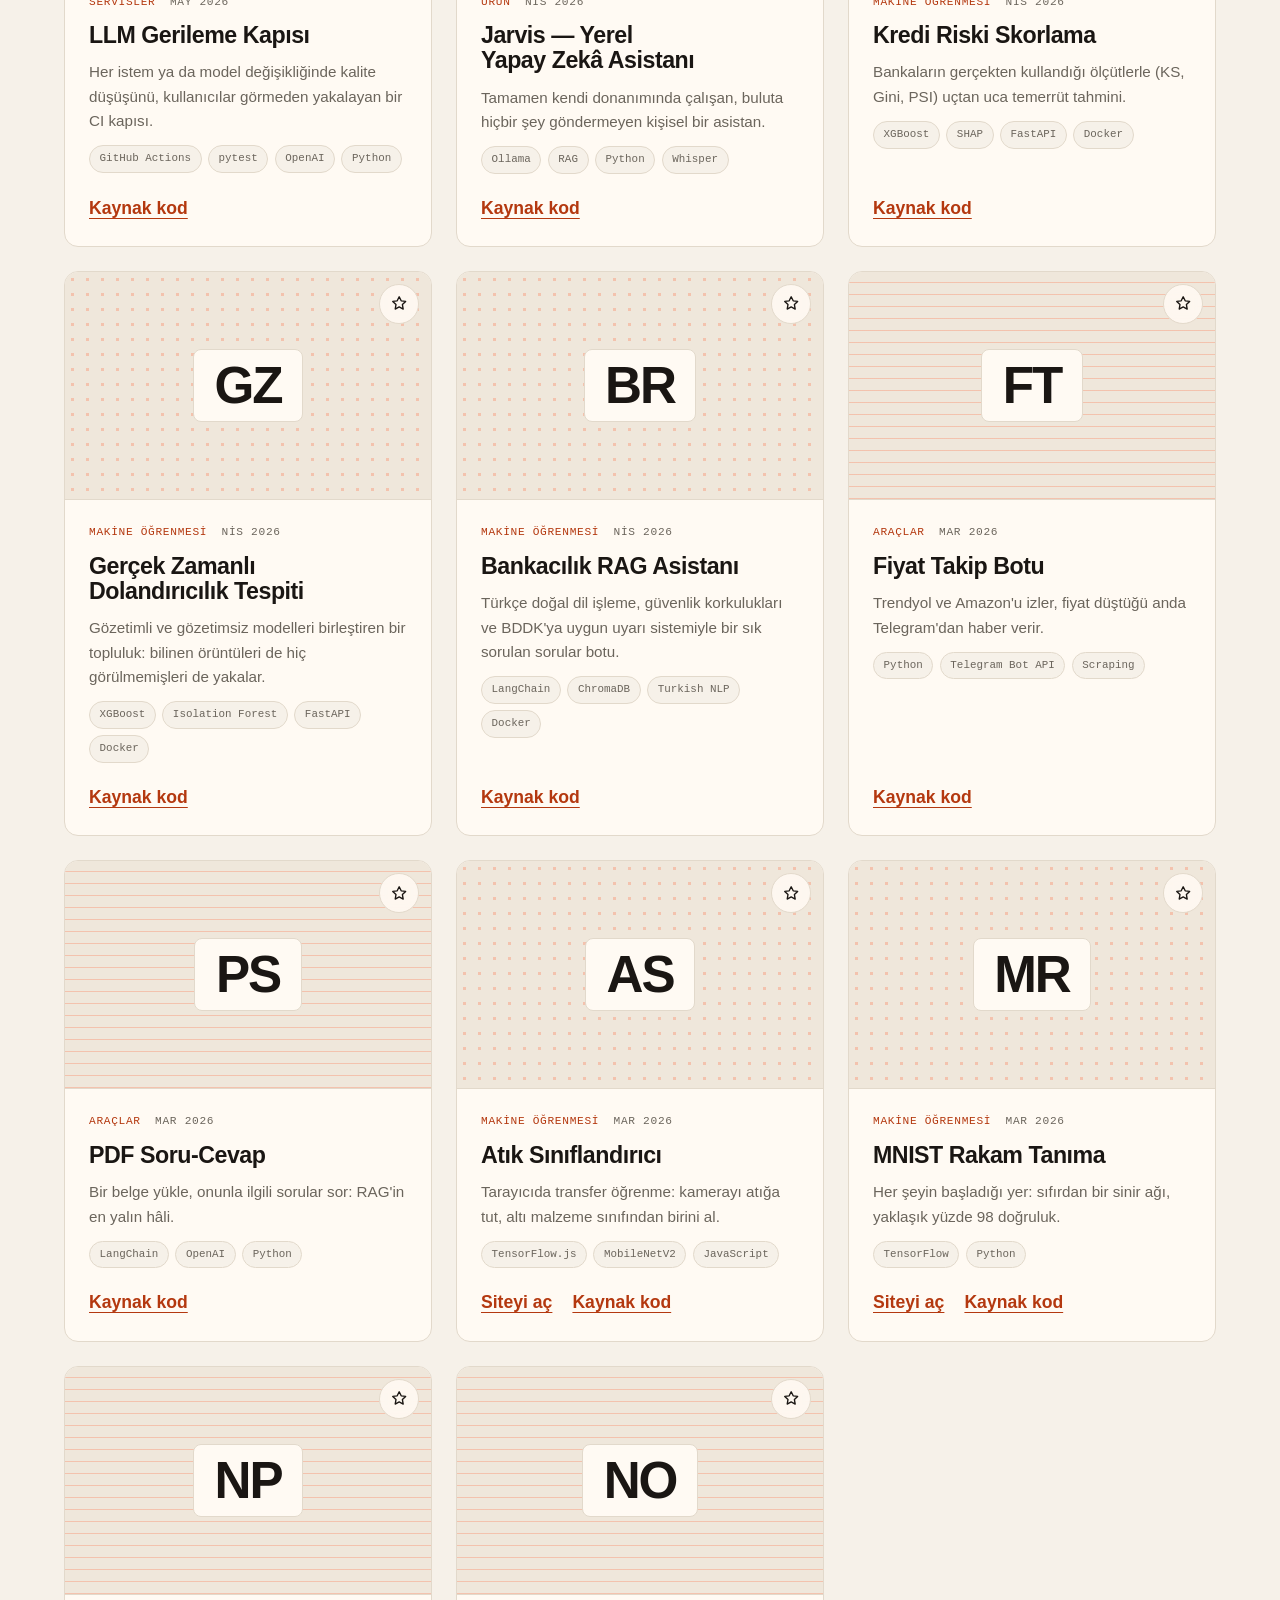
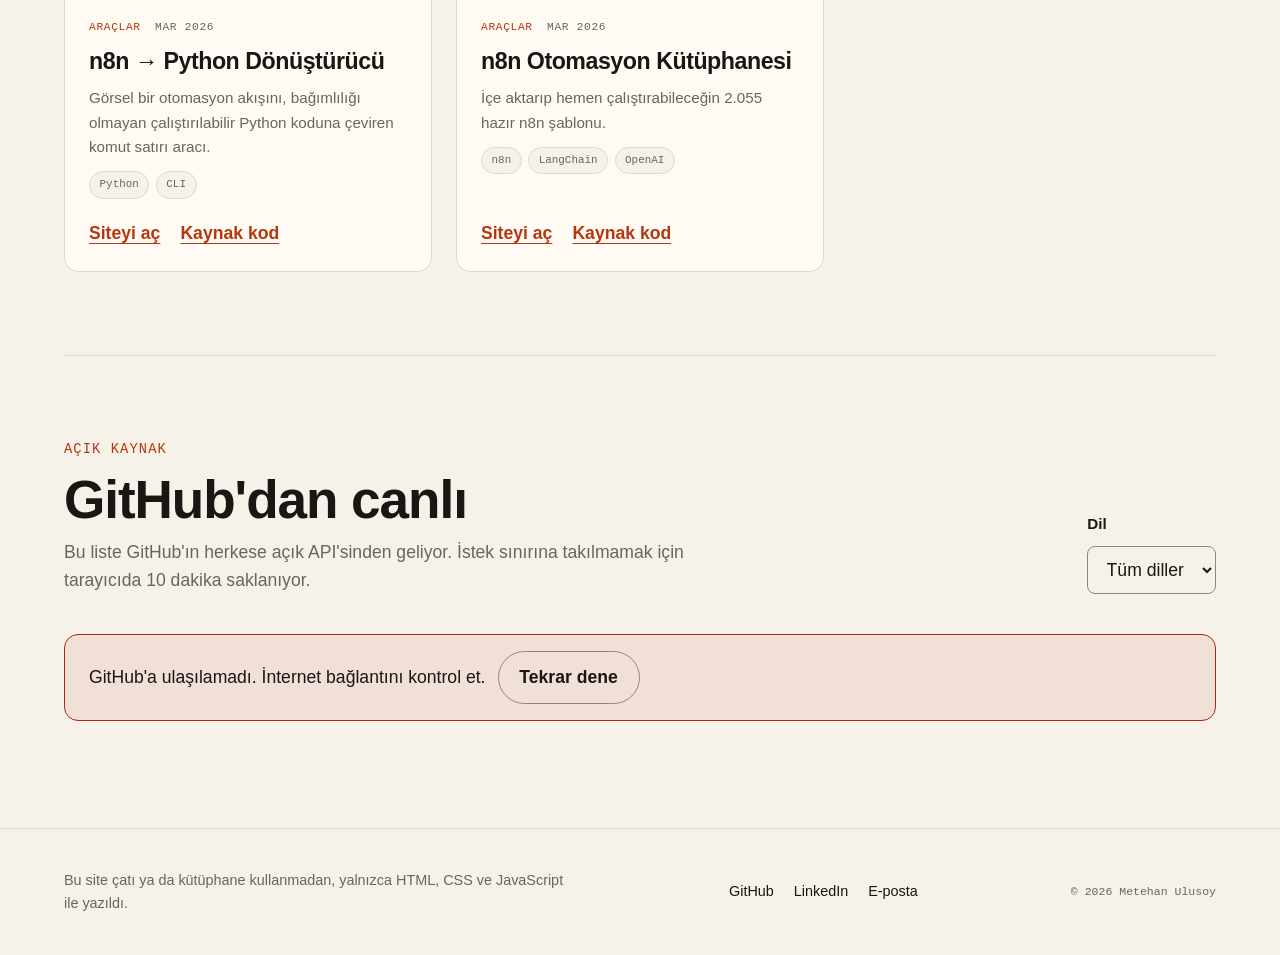
<file: projects.html>
<!DOCTYPE html>
<html lang="tr">
<head>
  <meta charset="utf-8">
  <meta name="viewport" content="width=device-width, initial-scale=1">
  <meta http-equiv="Content-Security-Policy" content="default-src 'self'; script-src 'self'; style-src 'self' https://fonts.googleapis.com; font-src 'self' https://fonts.gstatic.com; img-src 'self'; connect-src 'self' https://api.github.com; base-uri 'self'; form-action 'self'; object-src 'none'">
  <title data-i18n="meta.projects.title">Projeler — Metehan Ulusoy</title>
  <meta name="description" content="Seçtiğim projeler ve GitHub'daki açık kaynak depolarımın canlı listesi." data-i18n-attr="content:meta.projects.description">
  <meta name="theme-color" content="#0b0a09">
  <link rel="icon" href="img/favicon.svg" type="image/svg+xml">
  <link rel="preconnect" href="https://fonts.googleapis.com">
  <link rel="preconnect" href="https://fonts.gstatic.com" crossorigin>
  <link rel="stylesheet" href="https://fonts.googleapis.com/css2?family=Bricolage+Grotesque:opsz,wght@12..96,400..800&amp;family=Instrument+Sans:wght@400..700&amp;family=Martian+Mono:wght@400;500&amp;display=swap">
  <link rel="stylesheet" href="css/style.css">
  <script src="js/theme.js"></script>
  <script src="js/i18n.js" defer></script>
  <script src="js/main.js" defer></script>
  <script src="js/helpers.js" defer></script>
  <script src="js/project-cards.js" defer></script>
  <script src="js/projects.js" defer></script>
</head>
<body>
  <a class="skip-link" href="#main" data-i18n="a11y.skip">İçeriğe geç</a>

  <header class="site-header">
    <div class="shell header-inner">
      <a class="brand" href="index.html" aria-label="Metehan Ulusoy, ana sayfa" data-i18n-attr="aria-label:nav.homeLabel">
        <span class="brand-mark" aria-hidden="true">&#x10C00;&#x10C06;&#x10C23;&#x10C00;&#x10C3A;&#x10C45;&#x10C1A;</span>
        <span class="brand-name">Metehan Ulusoy</span>
      </a>
      <nav class="site-nav" id="site-nav" aria-label="Ana menü" data-i18n-attr="aria-label:nav.label">
        <ul class="nav-list">
          <li><a href="index.html" data-i18n="nav.home">Ana sayfa</a></li>
          <li><a href="about.html" data-i18n="nav.about">Hakkımda</a></li>
          <li><a href="projects.html" aria-current="page" data-i18n="nav.projects">Projeler</a></li>
          <li><a href="contact.html" data-i18n="nav.contact">İletişim</a></li>
        </ul>
      </nav>
      <div class="header-actions">
        <button class="icon-button" type="button" data-lang-toggle lang="en" aria-label="EN, Switch to English">EN</button>
        <button class="icon-button theme-toggle" type="button" data-theme-toggle aria-pressed="false" aria-label="Koyu tema" data-i18n-attr="aria-label:theme.label">
          <svg class="icon-moon" viewBox="0 0 24 24" aria-hidden="true" focusable="false"><path d="M20.5 14.2A8.5 8.5 0 0 1 9.8 3.5a8.5 8.5 0 1 0 10.7 10.7Z"/></svg>
          <svg class="icon-sun" viewBox="0 0 24 24" aria-hidden="true" focusable="false"><circle cx="12" cy="12" r="4"/><path d="M12 2.5v2M12 19.5v2M2.5 12h2M19.5 12h2M5.3 5.3l1.4 1.4M17.3 17.3l1.4 1.4M5.3 18.7l1.4-1.4M17.3 6.7l1.4-1.4"/></svg>
        </button>
        <button class="icon-button nav-toggle" type="button" aria-expanded="false" aria-controls="site-nav" aria-label="Menüyü aç">
          <span class="nav-toggle-bar"></span>
          <span class="nav-toggle-bar"></span>
          <span class="nav-toggle-bar"></span>
        </button>
      </div>
    </div>
  </header>

  <main id="main" tabindex="-1">
    <section class="page-hero shell" aria-labelledby="page-title">
      <p class="eyebrow" data-i18n="projects.eyebrow">Projeler</p>
      <h1 id="page-title" data-i18n="projects.title">Yaptığım işler</h1>
      <p class="page-lede" data-i18n="projects.lede">Seçtiğim projeler ve GitHub'daki açık kaynak depolarımın canlı listesi.</p>
    </section>

    <section class="section shell" aria-labelledby="curated-title">
      <div class="section-head">
        <h2 id="curated-title" data-i18n="projects.curatedTitle">Seçilmiş projeler</h2>
        <p class="section-lede" data-i18n="projects.curatedLede">Ada ya da teknolojiye göre ara, kategoriye göre süz, beğendiklerini yıldızla; favorilerin bu cihazda hatırlanır.</p>
      </div>

      <div class="filters">
        <div class="field field-search">
          <label for="project-search" data-i18n="projects.searchLabel">Projelerde ara</label>
          <input id="project-search" type="search" placeholder="ör. Python, RAG, Next.js" autocomplete="off" spellcheck="false" data-i18n-attr="placeholder:projects.searchPlaceholder">
        </div>
        <div class="chip-group" role="group" aria-label="Kategori" data-i18n-attr="aria-label:projects.categoryLabel">
          <button class="chip" type="button" data-filter="all" aria-pressed="true" data-i18n="category.all">Tümü</button>
          <button class="chip" type="button" data-filter="web" aria-pressed="false" data-i18n="category.web">Web</button>
          <button class="chip" type="button" data-filter="services" aria-pressed="false" data-i18n="category.services">Servisler</button>
          <button class="chip" type="button" data-filter="ml" aria-pressed="false" data-i18n="category.ml">Makine öğrenmesi</button>
          <button class="chip" type="button" data-filter="product" aria-pressed="false" data-i18n="category.product">Ürün</button>
          <button class="chip" type="button" data-filter="tooling" aria-pressed="false" data-i18n="category.tooling">Araçlar</button>
        </div>
        <label class="switch">
          <input type="checkbox" data-favorites-only>
          <span data-i18n="projects.favoritesOnly">Yalnız favoriler</span>
        </label>
      </div>

      <noscript><p class="noscript-note">Proje listesi JavaScript ile yükleniyor; görmek için JavaScript'i aç.</p></noscript>
      <p class="result-count" data-result-count aria-live="polite"></p>
      <div class="status" data-projects-status role="status"></div>
      <div class="project-grid" data-projects-list></div>
    </section>

    <section class="section shell" aria-labelledby="github-title">
      <div class="section-head section-head-row">
        <div>
          <p class="eyebrow" data-i18n="github.eyebrow">Açık kaynak</p>
          <h2 id="github-title" data-i18n="github.title">GitHub'dan canlı</h2>
          <p class="section-lede" data-i18n="github.lede">Bu liste GitHub'ın herkese açık API'sinden geliyor. İstek sınırına takılmamak için tarayıcıda 10 dakika saklanıyor.</p>
        </div>
        <div class="field repo-filter">
          <label for="repo-language" data-i18n="github.languageLabel">Dil</label>
          <select id="repo-language">
            <option value="all" data-i18n="github.allLanguages">Tüm diller</option>
          </select>
        </div>
      </div>
      <noscript><p class="noscript-note">Depo listesi JavaScript ile GitHub'dan çekiliyor; görmek için JavaScript'i aç.</p></noscript>
      <div class="status" data-repos-status role="status"></div>
      <ul class="repo-list" data-repos-list></ul>
    </section>
  </main>

  <footer class="site-footer">
    <div class="shell footer-inner">
      <p class="footer-note" data-i18n="footer.built">Bu site çatı ya da kütüphane kullanmadan, yalnızca HTML, CSS ve JavaScript ile yazıldı.</p>
      <ul class="footer-links">
        <li><a href="https://github.com/metehanulusoy" target="_blank" rel="noopener noreferrer">GitHub</a></li>
        <li><a href="https://www.linkedin.com/in/metehanulusoy" target="_blank" rel="noopener noreferrer">LinkedIn</a></li>
        <li><a href="mailto:metmete2003@gmail.com" data-i18n="footer.email">E-posta</a></li>
      </ul>
      <p class="footer-copy">© <span data-year>2026</span> Metehan Ulusoy</p>
    </div>
  </footer>
</body>
</html>
</file>
<file: css/style.css>
/* ==========================================================================
   Metehan Ulusoy — portfolio
   One stylesheet for every page, written mobile first: the base rules are
   for phones, the media queries widen the layout at 40rem (tablet) and
   64rem (desktop), and the menu turns into an inline bar at 48rem.
   ========================================================================== */

/* ---------- Fonts ---------- */

/* Old Turkic (Orkhon) letters for the wordmark. The file holds only the
   few letters the mark uses, so it weighs under 4 KB. */
@font-face {
  font-family: "Noto Sans Old Turkic";
  src: url("../fonts/noto-old-turkic.woff2") format("woff2");
  font-display: swap;
}

/* ---------- Design tokens ---------- */

:root {
  /* Colours: light theme */
  --bg: #f6f1e9;
  --surface: #fffaf3;
  --raised: #efe7db;
  --line: #e2d9cb;
  --line-strong: #8f877b;
  --ink: #1a1613;
  --muted: #6b655c;
  --accent: #ff5a2c;
  --accent-text: #b4380f;
  --on-accent: #150803;
  --error: #b42318;
  --success: #2f6f3e;
  --shadow: 0 1px 2px rgb(26 22 19 / 0.06), 0 10px 28px rgb(26 22 19 / 0.08);

  /* Type */
  --font-display: "Bricolage Grotesque", "Helvetica Neue", Arial, sans-serif;
  --font-body: "Instrument Sans", "Helvetica Neue", Arial, sans-serif;
  --font-mono: "Martian Mono", ui-monospace, Menlo, Consolas, monospace;
  --font-orkhon: "Noto Sans Old Turkic", sans-serif;

  --step--1: clamp(0.78rem, 0.75rem + 0.14vw, 0.86rem);
  --step-0: clamp(1rem, 0.96rem + 0.2vw, 1.1rem);
  --step-1: clamp(1.18rem, 1.08rem + 0.5vw, 1.45rem);
  --step-2: clamp(1.45rem, 1.2rem + 1.2vw, 2.2rem);
  --step-3: clamp(1.9rem, 1.4rem + 2.4vw, 3.4rem);
  --step-4: clamp(2.7rem, 1.5rem + 5.8vw, 6.6rem);

  /* Space and shape */
  --space-xs: 0.5rem;
  --space-s: 1rem;
  --space-m: 1.5rem;
  --space-l: 2.5rem;
  --space-xl: clamp(3rem, 2rem + 4vw, 6rem);
  --radius-s: 0.5rem;
  --radius-m: 0.875rem;
  --radius-pill: 999px;
  --shell: min(72rem, 100% - 2rem);
  --header-height: 4rem;

  /* Motion: easing curves and durations shared by every animation */
  --ease-reveal: cubic-bezier(0.21, 0.98, 0.32, 1);
  --ease-move: cubic-bezier(0.62, 0.04, 0.22, 0.99);
  --ease-press: cubic-bezier(0.34, 1.42, 0.64, 1);
  --t-tap: 160ms;
  --t-ui: 260ms;
  --t-move: 420ms;
  --t-reveal: 720ms;

  color-scheme: light;
}

/* Dark theme: js/theme.js adds the .dark class to <html>. */
:root.dark {
  --bg: #0b0a09;
  --surface: #131110;
  --raised: #1c1815;
  --line: #2a2623;
  --line-strong: #646058;
  --ink: #f3eee6;
  --muted: #8f897f;
  --accent: #ff5a2c;
  --accent-text: #ff6b3f;
  --on-accent: #150803;
  --error: #ff8a75;
  --success: #7fd18f;
  --shadow: 0 1px 2px rgb(0 0 0 / 0.4), 0 14px 34px rgb(0 0 0 / 0.38);

  color-scheme: dark;
}

/* ---------- Base ---------- */

*,
*::before,
*::after {
  box-sizing: border-box;
}

html {
  -webkit-text-size-adjust: 100%;
  text-size-adjust: 100%;
  scroll-behavior: smooth;
  scroll-padding-top: calc(var(--header-height) + 1rem);
}

body {
  margin: 0;
  min-height: 100vh;
  display: flex;
  flex-direction: column;
  background-color: var(--bg);
  color: var(--ink);
  font-family: var(--font-body);
  font-size: var(--step-0);
  line-height: 1.6;
  transition: background-color var(--t-ui) ease, color var(--t-ui) ease;
}

main {
  flex: 1;
}

main:focus {
  outline: none;
}

[hidden] {
  display: none !important;
}

img {
  display: block;
  max-width: 100%;
  height: auto;
}

h1,
h2,
h3 {
  margin: 0;
  font-family: var(--font-display);
  font-weight: 700;
  line-height: 1.08;
  letter-spacing: -0.02em;
  text-wrap: balance;
}

p {
  margin: 0;
  text-wrap: pretty;
}

a {
  color: inherit;
}

button,
input,
select,
textarea {
  font: inherit;
  color: inherit;
}

::selection {
  background: var(--accent);
  color: var(--on-accent);
}

:focus-visible {
  outline: 2px solid var(--accent-text);
  outline-offset: 3px;
}

/* ---------- Helpers ---------- */

.shell {
  width: var(--shell);
  margin-inline: auto;
}

.visually-hidden {
  position: absolute !important;
  width: 1px;
  height: 1px;
  padding: 0;
  margin: -1px;
  overflow: hidden;
  clip: rect(0 0 0 0);
  white-space: nowrap;
  border: 0;
}

.skip-link {
  position: absolute;
  top: -4rem;
  left: 1rem;
  z-index: 100;
  padding: 0.6rem 1rem;
  border-radius: var(--radius-s);
  background: var(--accent);
  color: var(--on-accent);
  font-weight: 600;
  text-decoration: none;
  transition: top var(--t-ui) var(--ease-reveal);
}

.skip-link:focus {
  top: 1rem;
}

.eyebrow {
  font-family: var(--font-mono);
  font-size: var(--step--1);
  font-weight: 500;
  letter-spacing: 0.08em;
  text-transform: uppercase;
  color: var(--accent-text);
}

/* ---------- Header and navigation ---------- */

.site-header {
  position: sticky;
  top: 0;
  z-index: 50;
  background: color-mix(in srgb, var(--bg) 86%, transparent);
  -webkit-backdrop-filter: saturate(1.4) blur(12px);
  backdrop-filter: saturate(1.4) blur(12px);
  border-bottom: 1px solid transparent;
  transition: border-color var(--t-ui) ease, background-color var(--t-ui) ease;
}

.site-header.is-scrolled {
  border-bottom-color: var(--line);
}

.header-inner {
  position: relative;
  display: flex;
  flex-wrap: wrap;
  align-items: center;
  gap: var(--space-s);
  min-height: var(--header-height);
}

.brand {
  display: inline-flex;
  align-items: center;
  gap: 0.65rem;
  font-family: var(--font-display);
  font-size: 1.05rem;
  font-weight: 700;
  letter-spacing: -0.01em;
  text-decoration: none;
}

/* On narrow phones there is no room for the mark, the name and three
   buttons in one row, so the small mark appears from 30rem up. The large
   one is still on the home page. */
.brand-mark {
  display: none;
  font-family: var(--font-orkhon);
  font-size: 1.1rem;
  line-height: 1;
  color: var(--accent-text);
  transition: transform var(--t-move) var(--ease-press);
}

@media (min-width: 30rem) {
  .brand-mark {
    display: inline;
  }
}

.brand:hover .brand-mark {
  transform: translateX(-3px);
}

.site-nav {
  order: 3;
  flex-basis: 100%;
}

.nav-list {
  display: flex;
  flex-direction: column;
  gap: 0.25rem;
  margin: 0;
  padding: 0;
  list-style: none;
}

.nav-list a {
  position: relative;
  display: block;
  padding: 0.75rem 0.75rem;
  border-radius: var(--radius-s);
  color: var(--muted);
  font-weight: 500;
  text-decoration: none;
  transition: color var(--t-tap) ease, background-color var(--t-tap) ease;
}

.nav-list a:hover,
.nav-list a:focus-visible {
  color: var(--ink);
  background: var(--raised);
}

.nav-list a[aria-current="page"] {
  color: var(--ink);
}

.nav-list a[aria-current="page"]::before {
  content: "";
  position: absolute;
  top: 50%;
  left: 0;
  width: 3px;
  height: 1.1rem;
  border-radius: 2px;
  background: var(--accent);
  transform: translateY(-50%);
}

/* On phones the links live in a drop-down panel that the menu button opens.
   Only when JavaScript runs: without it the links simply stay visible. */
.js .site-nav {
  position: absolute;
  top: 100%;
  left: 0;
  right: 0;
  padding: var(--space-xs);
  background: var(--surface);
  border: 1px solid var(--line);
  border-radius: 0 0 var(--radius-m) var(--radius-m);
  box-shadow: var(--shadow);
  opacity: 0;
  visibility: hidden;
  transform: translateY(-0.5rem);
  transition:
    opacity var(--t-ui) var(--ease-reveal),
    transform var(--t-ui) var(--ease-reveal),
    visibility 0s linear var(--t-ui);
}

/* Opening switches visibility at once (only opacity and transform animate),
   so js/main.js can move the focus into the menu straight away. */
.js .site-nav.is-open {
  opacity: 1;
  visibility: visible;
  transform: none;
  transition-property: opacity, transform;
  transition-delay: 0s;
}

.header-actions {
  display: flex;
  align-items: center;
  gap: 0.5rem;
  margin-inline-start: auto;
}

.icon-button {
  display: inline-grid;
  place-items: center;
  min-width: 2.5rem;
  height: 2.5rem;
  padding: 0 0.65rem;
  border: 1px solid var(--line);
  border-radius: var(--radius-pill);
  background: var(--surface);
  font-family: var(--font-mono);
  font-size: 0.72rem;
  font-weight: 500;
  letter-spacing: 0.06em;
  cursor: pointer;
  transition:
    border-color var(--t-tap) ease,
    background-color var(--t-tap) ease,
    transform var(--t-tap) var(--ease-press);
}

.icon-button:hover {
  border-color: var(--line-strong);
  background: var(--raised);
}

.icon-button:active {
  transform: scale(0.94);
}

.icon-button svg {
  width: 1.1rem;
  height: 1.1rem;
  fill: none;
  stroke: currentColor;
  stroke-width: 1.8;
  stroke-linecap: round;
  stroke-linejoin: round;
}

/* The theme button shows a moon in the light theme and a sun in the dark one. */
.theme-toggle .icon-sun,
.dark .theme-toggle .icon-moon {
  display: none;
}

.dark .theme-toggle .icon-sun {
  display: block;
}

/* Menu button: three bars that turn into a cross. */
.nav-toggle {
  display: none;
  position: relative;
  width: 2.5rem;
  padding: 0;
}

.js .nav-toggle {
  display: inline-grid;
}

.nav-toggle-bar {
  position: absolute;
  top: 50%;
  left: 50%;
  width: 1.1rem;
  height: 2px;
  margin: -1px 0 0 -0.55rem;
  border-radius: 2px;
  background: currentColor;
  transition: transform var(--t-ui) var(--ease-move), opacity var(--t-tap) ease;
}

.nav-toggle-bar:nth-child(1) {
  transform: translateY(-6px);
}

.nav-toggle-bar:nth-child(3) {
  transform: translateY(6px);
}

.nav-toggle.is-open .nav-toggle-bar:nth-child(1) {
  transform: rotate(45deg);
}

.nav-toggle.is-open .nav-toggle-bar:nth-child(2) {
  opacity: 0;
}

.nav-toggle.is-open .nav-toggle-bar:nth-child(3) {
  transform: rotate(-45deg);
}

@media (min-width: 48rem) {
  .site-nav,
  .js .site-nav {
    position: static;
    order: 0;
    flex-basis: auto;
    margin-inline-start: auto;
    padding: 0;
    background: none;
    border: 0;
    box-shadow: none;
    opacity: 1;
    visibility: visible;
    transform: none;
    transition: none;
  }

  .nav-list {
    flex-direction: row;
  }

  .nav-list a {
    padding: 0.5rem 0.85rem;
  }

  .nav-list a[aria-current="page"]::before {
    top: auto;
    bottom: 0.2rem;
    left: 0.85rem;
    right: 0.85rem;
    width: auto;
    height: 2px;
    transform: none;
  }

  .header-actions {
    margin-inline-start: var(--space-xs);
  }

  .js .nav-toggle {
    display: none;
  }
}

/* ---------- Buttons and links ---------- */

.button {
  display: inline-flex;
  align-items: center;
  justify-content: center;
  gap: 0.5rem;
  min-height: 2.9rem;
  padding: 0.7rem 1.3rem;
  border: 1px solid transparent;
  border-radius: var(--radius-pill);
  font-weight: 600;
  text-decoration: none;
  cursor: pointer;
  transition:
    background-color var(--t-tap) ease,
    border-color var(--t-tap) ease,
    color var(--t-tap) ease,
    transform var(--t-tap) var(--ease-press);
}

.button:active {
  transform: translateY(1px) scale(0.98);
}

.button-primary {
  background: var(--accent);
  color: var(--on-accent);
}

.button-primary:hover {
  background: color-mix(in srgb, var(--accent) 84%, var(--ink));
}

.button-ghost {
  border-color: var(--line-strong);
  background: transparent;
}

.button-ghost:hover {
  border-color: var(--ink);
  background: var(--raised);
}

.button .arrow {
  transition: transform var(--t-ui) var(--ease-press);
}

.button:hover .arrow {
  transform: translateX(4px);
}

.text-link {
  color: var(--accent-text);
  font-weight: 600;
  text-decoration: underline;
  text-decoration-thickness: 1px;
  text-underline-offset: 0.25em;
  transition: text-decoration-thickness var(--t-tap) ease, color var(--t-tap) ease;
}

.text-link:hover,
.text-link:focus-visible {
  text-decoration-thickness: 2px;
}

.text-button {
  padding: 0;
  border: 0;
  background: none;
  color: var(--accent-text);
  font-weight: 600;
  text-decoration: underline;
  text-underline-offset: 0.2em;
  cursor: pointer;
}

.text-button:hover {
  text-decoration-thickness: 2px;
}

/* ---------- Sections ---------- */

.section {
  padding-block: var(--space-xl);
}

.section + .section {
  border-top: 1px solid var(--line);
}

.page-hero + .section {
  padding-top: 0;
}

.section-head {
  display: grid;
  gap: 0.6rem;
  max-width: 46rem;
  margin-bottom: var(--space-l);
}

.section-head h2 {
  font-size: var(--step-3);
}

.section-head-row {
  display: flex;
  flex-wrap: wrap;
  align-items: flex-end;
  justify-content: space-between;
  gap: var(--space-s) var(--space-l);
  max-width: none;
}

.section-head-row > div {
  display: grid;
  gap: 0.6rem;
  max-width: 46rem;
}

.section-lede {
  max-width: 40rem;
  color: var(--muted);
}

.page-hero {
  display: grid;
  gap: 0.75rem;
  padding-block: var(--space-xl) var(--space-l);
}

.page-hero h1 {
  font-size: var(--step-4);
  letter-spacing: -0.035em;
}

.page-lede {
  max-width: 38rem;
  font-size: var(--step-1);
  line-height: 1.45;
  color: var(--muted);
}

/* ---------- Home: hero ---------- */

.hero {
  display: grid;
  gap: var(--space-l);
  padding-block: clamp(3rem, 2rem + 6vw, 7.5rem) var(--space-xl);
}

.hero-copy {
  display: grid;
  gap: var(--space-m);
  align-content: start;
}

.hero-copy > * {
  animation: rise var(--t-reveal) var(--ease-reveal) both;
}

.hero-copy > :nth-child(2) {
  animation-delay: 80ms;
}

.hero-copy > :nth-child(3) {
  animation-delay: 160ms;
}

.hero-copy > :nth-child(4) {
  animation-delay: 240ms;
}

.hero-title {
  font-size: var(--step-4);
  line-height: 0.95;
  letter-spacing: -0.04em;
}

.hero-lede {
  max-width: 32rem;
  font-size: var(--step-1);
  line-height: 1.45;
  color: var(--muted);
}

.hero-actions {
  display: flex;
  flex-wrap: wrap;
  gap: 0.75rem;
  margin-top: var(--space-xs);
}

/* The wordmark again, large. Orkhon is written right to left, and each letter
   is its own inline-block so it can rise in one after the other. */
.hero-mark {
  direction: rtl;
  font-family: var(--font-orkhon);
  font-size: clamp(3rem, 1.5rem + 8vw, 8.5rem);
  line-height: 1;
  color: var(--accent);
  white-space: nowrap;
  user-select: none;
}

.hero-mark span {
  display: inline-block;
  animation: glyph-in var(--t-reveal) var(--ease-reveal) both;
}

.hero-mark span:nth-child(1) { animation-delay: 300ms; }
.hero-mark span:nth-child(2) { animation-delay: 380ms; }
.hero-mark span:nth-child(3) { animation-delay: 460ms; }
.hero-mark span:nth-child(4) { animation-delay: 540ms; }
.hero-mark span:nth-child(5) { animation-delay: 620ms; }
.hero-mark span:nth-child(6) { animation-delay: 700ms; }
.hero-mark span:nth-child(7) { animation-delay: 780ms; }

/* ---------- Home: what I do ---------- */

.focus-list {
  display: grid;
  gap: var(--space-m);
  margin: 0;
  padding: 0;
  list-style: none;
}

.focus-item {
  display: grid;
  gap: 0.6rem;
  align-content: start;
  padding-top: var(--space-s);
  border-top: 1px solid var(--line-strong);
  transition: border-color var(--t-ui) ease;
}

.focus-item:hover {
  border-top-color: var(--accent);
}

.focus-index {
  font-family: var(--font-mono);
  font-size: var(--step--1);
  color: var(--accent-text);
}

.focus-item h3 {
  font-size: var(--step-1);
}

.focus-item p {
  color: var(--muted);
}

/* ---------- Home: call to action ---------- */

.cta-band {
  display: grid;
  gap: var(--space-m);
  justify-items: start;
}

.cta-band h2 {
  max-width: 18ch;
  font-size: var(--step-3);
}

.cta-band p {
  max-width: 36rem;
  color: var(--muted);
}

/* ---------- Project cards ---------- */

.project-grid {
  display: grid;
  gap: var(--space-m);
}

.project-card {
  position: relative;
  display: flex;
  flex-direction: column;
  overflow: hidden;
  background: var(--surface);
  border: 1px solid var(--line);
  border-radius: var(--radius-m);
  transition:
    transform var(--t-move) var(--ease-reveal),
    border-color var(--t-ui) ease,
    box-shadow var(--t-move) var(--ease-reveal);
}

.project-card:hover {
  transform: translateY(-4px);
  border-color: var(--line-strong);
  box-shadow: var(--shadow);
}

.project-card:focus-within {
  border-color: var(--line-strong);
}

/* Cards rise in on the first load only, not on every keystroke in the search
   box. "backwards" applies only before and during the animation, so once it
   ends the :hover lift works again. */
.is-entering .project-card {
  animation: card-in var(--t-reveal) var(--ease-reveal) backwards;
}

.is-entering .project-card:nth-child(2) { animation-delay: 60ms; }
.is-entering .project-card:nth-child(3) { animation-delay: 120ms; }
.is-entering .project-card:nth-child(4) { animation-delay: 180ms; }
.is-entering .project-card:nth-child(5) { animation-delay: 240ms; }
.is-entering .project-card:nth-child(6) { animation-delay: 300ms; }

.project-media {
  aspect-ratio: 16 / 10;
  overflow: hidden;
  background: var(--raised);
  border-bottom: 1px solid var(--line);
}

.project-media img {
  width: 100%;
  height: 100%;
  object-fit: cover;
  object-position: top;
  transition: transform var(--t-reveal) var(--ease-reveal);
}

.project-card:hover .project-media img {
  transform: scale(1.04);
}

/* Projects without a screenshot get a typographic cover; the pattern behind
   the initials changes with the category. */
.project-cover {
  display: grid;
  place-items: center;
  height: 100%;
  background-color: var(--raised);
  --pattern: color-mix(in srgb, var(--accent) 26%, transparent);
}

.project-cover[data-category="web"] {
  background-image: repeating-linear-gradient(135deg, var(--pattern) 0 2px, transparent 2px 14px);
}

.project-cover[data-category="services"] {
  background-image:
    linear-gradient(var(--pattern) 1px, transparent 1px),
    linear-gradient(90deg, var(--pattern) 1px, transparent 1px);
  background-size: 22px 22px;
}

.project-cover[data-category="ml"] {
  background-image: radial-gradient(var(--pattern) 1.6px, transparent 1.8px);
  background-size: 15px 15px;
}

.project-cover[data-category="product"] {
  background-image: repeating-radial-gradient(circle at 25% 115%, transparent 0 14px, var(--pattern) 14px 16px);
}

.project-cover[data-category="tooling"] {
  background-image: repeating-linear-gradient(0deg, var(--pattern) 0 1px, transparent 1px 12px);
}

.project-cover-initials {
  padding: 0.1em 0.4em;
  background: var(--surface);
  border: 1px solid var(--line);
  border-radius: var(--radius-s);
  font-family: var(--font-display);
  font-size: clamp(2.2rem, 1.8rem + 2vw, 3.2rem);
  font-weight: 800;
  letter-spacing: -0.04em;
  line-height: 1.2;
  transition: transform var(--t-move) var(--ease-press);
}

.project-card:hover .project-cover-initials {
  transform: rotate(-3deg) scale(1.05);
}

.project-body {
  display: flex;
  flex: 1;
  flex-direction: column;
  gap: 0.75rem;
  padding: var(--space-m);
}

.project-meta {
  display: flex;
  flex-wrap: wrap;
  gap: 0.4rem 0.9rem;
  font-family: var(--font-mono);
  font-size: 0.7rem;
  letter-spacing: 0.06em;
  text-transform: uppercase;
  color: var(--muted);
}

.project-category {
  color: var(--accent-text);
}

.project-title {
  font-size: var(--step-1);
}

.project-summary {
  font-size: 0.95rem;
  color: var(--muted);
}

.project-links {
  display: flex;
  flex-wrap: wrap;
  gap: 0.5rem 1.25rem;
  margin-top: auto;
  padding-top: 0.5rem;
}

.tag-list {
  display: flex;
  flex-wrap: wrap;
  gap: 0.4rem;
  margin: 0;
  padding: 0;
  list-style: none;
}

.tag-list li {
  padding: 0.25rem 0.6rem;
  background: var(--bg);
  border: 1px solid var(--line);
  border-radius: var(--radius-pill);
  font-family: var(--font-mono);
  font-size: 0.68rem;
  color: var(--muted);
}

.favorite-button {
  position: absolute;
  top: 0.75rem;
  right: 0.75rem;
  z-index: 2;
  display: grid;
  place-items: center;
  width: 2.5rem;
  height: 2.5rem;
  border: 1px solid var(--line);
  border-radius: 50%;
  background: color-mix(in srgb, var(--surface) 88%, transparent);
  -webkit-backdrop-filter: blur(6px);
  backdrop-filter: blur(6px);
  color: var(--ink);
  cursor: pointer;
  transition:
    transform var(--t-tap) var(--ease-press),
    border-color var(--t-tap) ease,
    color var(--t-tap) ease;
}

.favorite-button:hover {
  transform: scale(1.08);
  border-color: var(--line-strong);
}

.favorite-button svg {
  width: 1.15rem;
  height: 1.15rem;
}

.favorite-button path {
  fill: none;
  stroke: currentColor;
  stroke-width: 1.8;
  stroke-linejoin: round;
  transition: fill var(--t-tap) ease;
}

.favorite-button[aria-pressed="true"] {
  border-color: var(--accent);
  color: var(--accent);
}

.favorite-button[aria-pressed="true"] path {
  fill: currentColor;
}

.favorite-button.is-popping svg {
  animation: pop var(--t-move) var(--ease-press);
}

/* ---------- Loading, error and empty states ---------- */

.status {
  display: flex;
  flex-wrap: wrap;
  align-items: center;
  gap: 0.75rem;
  color: var(--muted);
}

.status:not(:empty) {
  margin-bottom: var(--space-m);
}

.status[data-state="error"] {
  padding: var(--space-s) var(--space-m);
  background: color-mix(in srgb, var(--error) 8%, transparent);
  border: 1px solid var(--error);
  border-radius: var(--radius-m);
  color: var(--ink);
}

.status[data-state="empty"] {
  justify-content: center;
  padding: var(--space-l) var(--space-m);
  border: 1px dashed var(--line-strong);
  border-radius: var(--radius-m);
}

/* These boxes only receive focus from JavaScript (so keyboard users are not
   sent back to the top of the page); they are not controls, so no outline. */
.status:focus,
.result-count:focus {
  outline: none;
}

.spinner {
  width: 1.1rem;
  height: 1.1rem;
  border: 2px solid var(--line);
  border-top-color: var(--accent);
  border-radius: 50%;
  animation: spin 0.8s linear infinite;
}

.skeleton {
  min-height: 21rem;
  border: 1px solid var(--line);
  border-radius: var(--radius-m);
  background: linear-gradient(100deg, var(--raised) 30%, var(--surface) 50%, var(--raised) 70%);
  background-size: 300% 100%;
  animation: shimmer 1.4s ease-in-out infinite;
}

.skeleton-repo {
  min-height: 9.5rem;
}

/* ---------- Projects page: filters ---------- */

.filters {
  display: flex;
  flex-wrap: wrap;
  align-items: flex-end;
  gap: var(--space-s) var(--space-m);
  margin-bottom: var(--space-m);
}

.field-search {
  flex: 1 1 18rem;
}

.chip-group {
  display: flex;
  flex-wrap: wrap;
  gap: 0.4rem;
}

.chip {
  min-height: 2.5rem;
  padding: 0.45rem 0.95rem;
  background: var(--surface);
  border: 1px solid var(--line);
  border-radius: var(--radius-pill);
  color: var(--muted);
  font-weight: 500;
  cursor: pointer;
  transition:
    background-color var(--t-tap) ease,
    border-color var(--t-tap) ease,
    color var(--t-tap) ease;
}

.chip:hover {
  border-color: var(--line-strong);
  color: var(--ink);
}

.chip[aria-pressed="true"] {
  background: var(--ink);
  border-color: var(--ink);
  color: var(--bg);
}

.switch {
  display: inline-flex;
  align-items: center;
  gap: 0.6rem;
  min-height: 2.5rem;
  font-weight: 500;
  cursor: pointer;
}

.switch input {
  width: 1.15rem;
  height: 1.15rem;
  margin: 0;
  accent-color: var(--accent);
}

.result-count {
  min-height: 1.4em;
  margin-bottom: var(--space-s);
  font-family: var(--font-mono);
  font-size: var(--step--1);
  color: var(--muted);
}

/* ---------- Projects page: GitHub repositories ---------- */

.repo-list {
  display: grid;
  gap: var(--space-s);
  margin: 0;
  padding: 0;
  list-style: none;
}

.repo-item {
  display: flex;
  flex-direction: column;
  gap: 0.6rem;
  padding: var(--space-m);
  background: var(--surface);
  border: 1px solid var(--line);
  border-radius: var(--radius-m);
  transition: border-color var(--t-ui) ease, transform var(--t-move) var(--ease-reveal);
}

.repo-item:hover {
  transform: translateY(-2px);
  border-color: var(--line-strong);
}

.repo-name {
  font-family: var(--font-mono);
  font-size: 0.92rem;
  font-weight: 500;
  overflow-wrap: anywhere;
}

.repo-description {
  flex: 1;
  font-size: 0.95rem;
  color: var(--muted);
}

.repo-meta {
  display: flex;
  flex-wrap: wrap;
  gap: 0.4rem 1rem;
  font-family: var(--font-mono);
  font-size: 0.7rem;
  color: var(--muted);
}

.repo-language {
  display: inline-flex;
  align-items: center;
  gap: 0.4rem;
}

.repo-language::before {
  content: "";
  width: 0.6rem;
  height: 0.6rem;
  border-radius: 50%;
  background: var(--language-color, var(--line-strong));
}

.repo-item[data-language="Python"] { --language-color: #3572a5; }
.repo-item[data-language="TypeScript"] { --language-color: #3178c6; }
.repo-item[data-language="JavaScript"] { --language-color: #f1e05a; }
.repo-item[data-language="HTML"] { --language-color: #e34c26; }
.repo-item[data-language="CSS"] { --language-color: #663399; }
.repo-item[data-language="C"] { --language-color: #8a8a8a; }

/* ---------- About page ---------- */

.about-grid {
  display: grid;
  gap: var(--space-l);
  padding-bottom: var(--space-xl);
}

.about-text {
  display: grid;
  gap: var(--space-s);
  font-size: var(--step-1);
  line-height: 1.55;
}

.facts {
  display: grid;
  gap: var(--space-s);
  align-content: start;
}

.fact-list {
  margin: 0;
  border-top: 1px solid var(--line-strong);
}

.fact-list div {
  display: grid;
  gap: 0.2rem;
  padding-block: 0.9rem;
  border-bottom: 1px solid var(--line);
}

.fact-list dt {
  font-family: var(--font-mono);
  font-size: 0.7rem;
  letter-spacing: 0.08em;
  text-transform: uppercase;
  color: var(--muted);
}

.fact-list dd {
  margin: 0;
  font-weight: 500;
}

.timeline {
  position: relative;
  display: grid;
  gap: var(--space-l);
  margin: 0;
  padding: 0;
  list-style: none;
}

.timeline::before {
  content: "";
  position: absolute;
  top: 0.6rem;
  bottom: 0.6rem;
  left: 0.39rem;
  width: 1px;
  background: var(--line-strong);
}

.timeline-item {
  position: relative;
  padding-left: 2rem;
}

.timeline-item::before {
  content: "";
  position: absolute;
  top: 0.4rem;
  left: 0;
  width: 0.8rem;
  height: 0.8rem;
  border: 2px solid var(--accent);
  border-radius: 50%;
  background: var(--bg);
  transition: background-color var(--t-ui) ease;
}

.timeline-item:hover::before {
  background: var(--accent);
}

.timeline-date {
  margin-bottom: 0.35rem;
  font-family: var(--font-mono);
  font-size: var(--step--1);
  color: var(--accent-text);
}

.timeline-item h3 {
  margin-bottom: 0.5rem;
  font-size: var(--step-2);
}

.timeline-item p:not(.timeline-date) {
  max-width: 40rem;
  margin-bottom: 0.9rem;
  color: var(--muted);
}

.timeline-figure {
  max-width: 34rem;
  margin: var(--space-s) 0 0;
  overflow: hidden;
  background: var(--surface);
  border: 1px solid var(--line);
  border-radius: var(--radius-m);
}

.timeline-figure img {
  width: 100%;
  height: auto;
}

.timeline-figure figcaption {
  padding: 0.6rem 0.9rem;
  border-top: 1px solid var(--line);
  font-size: 0.85rem;
  color: var(--muted);
}

.skills-grid {
  display: grid;
  gap: var(--space-m);
}

.skill-group {
  display: grid;
  gap: 0.9rem;
  align-content: start;
  padding: var(--space-m);
  background: var(--surface);
  border: 1px solid var(--line);
  border-radius: var(--radius-m);
}

.skill-group h3 {
  font-size: var(--step-1);
}

/* ---------- Contact page ---------- */

.contact-grid {
  display: grid;
  grid-template-columns: minmax(0, 1fr); /* lets long words wrap instead of widening the page */
  gap: var(--space-l);
  padding-bottom: var(--space-xl);
}

.contact-channels {
  display: grid;
  gap: var(--space-s);
  align-content: start;
}

.contact-channels h2,
.contact-form h2 {
  font-size: var(--step-2);
}

.channel-list {
  display: grid;
  gap: 0.75rem;
  margin: 0;
  padding: 0;
  list-style: none;
}

.channel {
  display: grid;
  gap: 0.15rem;
  padding: var(--space-s) var(--space-m);
  background: var(--surface);
  border: 1px solid var(--line);
  border-radius: var(--radius-m);
  text-decoration: none;
  transition: border-color var(--t-ui) ease, transform var(--t-move) var(--ease-reveal);
}

.channel:hover,
.channel:focus-visible {
  border-color: var(--accent);
  transform: translateX(4px);
}

.channel-label {
  font-family: var(--font-mono);
  font-size: 0.7rem;
  letter-spacing: 0.08em;
  text-transform: uppercase;
  color: var(--muted);
}

.channel-value {
  font-weight: 600;
  overflow-wrap: anywhere;
}

.contact-form {
  display: grid;
  gap: var(--space-m);
  padding: var(--space-m);
  background: var(--surface);
  border: 1px solid var(--line);
  border-radius: var(--radius-m);
}

.form-note {
  font-size: 0.92rem;
  color: var(--muted);
}

.form-row {
  display: grid;
  gap: var(--space-m);
}

.field {
  display: grid;
  gap: 0.4rem;
  align-content: start;
}

.field label {
  font-size: 0.95rem;
  font-weight: 600;
}

.field input:not([type="checkbox"]),
.field select,
.field textarea {
  width: 100%;
  padding: 0.75rem 0.9rem;
  background: var(--bg);
  border: 1px solid var(--line-strong);
  border-radius: var(--radius-s);
  transition: border-color var(--t-tap) ease, box-shadow var(--t-tap) ease;
}

.field input:not([type="checkbox"]):hover,
.field select:hover,
.field textarea:hover {
  border-color: var(--ink);
}

/* As specific as the :hover rule above and written after it, so a focused
   field keeps its accent border under the mouse too. The transparent outline
   turns visible in Windows high-contrast mode. The checkbox keeps the
   site-wide :focus-visible outline. */
.field input:not([type="checkbox"]):focus,
.field select:focus,
.field textarea:focus {
  outline: 2px solid transparent;
  outline-offset: 2px;
  border-color: var(--accent-text);
  box-shadow: 0 0 0 3px color-mix(in srgb, var(--accent) 28%, transparent);
}

.field textarea {
  min-height: 9rem;
  resize: vertical;
}

.field.has-error input:not([type="checkbox"]),
.field.has-error select,
.field.has-error textarea {
  border-color: var(--error);
}

.field.has-error input:not([type="checkbox"]):focus,
.field.has-error select:focus,
.field.has-error textarea:focus {
  box-shadow: 0 0 0 3px color-mix(in srgb, var(--error) 25%, transparent);
}

.field-error {
  font-size: 0.875rem;
  font-weight: 500;
  color: var(--error);
}

.field-error:not(:empty) {
  animation: rise var(--t-ui) var(--ease-reveal) both;
}

.field-hint {
  justify-self: end;
  font-family: var(--font-mono);
  font-size: 0.72rem;
  color: var(--muted);
}

.field-check {
  grid-template-columns: auto 1fr;
  column-gap: 0.7rem;
}

.field-check input {
  width: 1.15rem;
  height: 1.15rem;
  margin: 0.2rem 0 0;
  accent-color: var(--accent);
}

.field-check label {
  font-weight: 400;
  color: var(--muted);
}

.field-check .field-error {
  grid-column: 2;
}

.draft-note {
  display: flex;
  flex-wrap: wrap;
  align-items: center;
  gap: 0.5rem 0.75rem;
  padding: 0.75rem var(--space-s);
  background: var(--raised);
  border-radius: var(--radius-s);
  font-size: 0.92rem;
}

.form-actions {
  display: flex;
  flex-wrap: wrap;
  align-items: center;
  gap: var(--space-s);
}

.form-success {
  display: grid;
  gap: 0.6rem;
  justify-items: start;
  padding: var(--space-m);
  background: color-mix(in srgb, var(--success) 10%, transparent);
  border: 1px solid var(--success);
  border-radius: var(--radius-m);
  animation: rise var(--t-reveal) var(--ease-reveal) both;
}

.form-success:focus {
  outline: none;
}

.form-success h3 {
  font-size: var(--step-1);
  overflow-wrap: anywhere; /* a long name without spaces must not overflow on phones */
}

.form-success-actions {
  display: flex;
  flex-wrap: wrap;
  gap: 0.75rem;
}

.copy-status {
  min-height: 1.3em;
  font-size: 0.875rem;
  color: var(--muted);
}

/* ---------- 404 ---------- */

.not-found .button {
  justify-self: start;
  margin-top: var(--space-s);
}

/* ---------- Footer ---------- */

.site-footer {
  padding-block: var(--space-l);
  border-top: 1px solid var(--line);
  font-size: 0.9rem;
  color: var(--muted);
}

.footer-inner {
  display: flex;
  flex-wrap: wrap;
  align-items: center;
  justify-content: space-between;
  gap: var(--space-s) var(--space-l);
}

.footer-note {
  max-width: 32rem;
}

.footer-links {
  display: flex;
  flex-wrap: wrap;
  gap: 1.25rem;
  margin: 0;
  padding: 0;
  list-style: none;
}

.footer-links a {
  color: var(--ink);
  text-decoration: none;
  background-image: linear-gradient(var(--accent), var(--accent));
  background-position: 0 100%;
  background-repeat: no-repeat;
  background-size: 0 1px;
  transition: background-size var(--t-ui) var(--ease-move);
}

.footer-links a:hover,
.footer-links a:focus-visible {
  background-size: 100% 1px;
}

.footer-copy {
  font-family: var(--font-mono);
  font-size: 0.72rem;
}

/* ---------- Without JavaScript ---------- */

/* js/theme.js adds the .js class. Without it these controls could not do
   anything, so they are hidden and a <noscript> note explains why. */
html:not(.js) [data-lang-toggle],
html:not(.js) [data-theme-toggle],
html:not(.js) .filters,
html:not(.js) .repo-filter,
html:not(.js) .contact-form {
  display: none;
}

.noscript-note {
  padding: var(--space-s) var(--space-m);
  border: 1px dashed var(--line-strong);
  border-radius: var(--radius-m);
  color: var(--muted);
}

/* ---------- Scroll reveal ---------- */

/* Sections start slightly lower and transparent, and js/main.js adds
   .is-visible when they scroll into view. Without JavaScript they stay put. */
.js .reveal {
  opacity: 0;
  transform: translateY(1.25rem);
  transition: opacity var(--t-reveal) var(--ease-reveal), transform var(--t-reveal) var(--ease-reveal);
}

.js .reveal.is-visible {
  opacity: 1;
  transform: none;
}

/* ---------- Animations ---------- */

@keyframes rise {
  from {
    opacity: 0;
    transform: translateY(0.9rem);
  }
  to {
    opacity: 1;
    transform: none;
  }
}

@keyframes card-in {
  from {
    opacity: 0;
    transform: translateY(1rem) scale(0.98);
  }
  to {
    opacity: 1;
    transform: none;
  }
}

@keyframes glyph-in {
  from {
    opacity: 0;
    transform: translateY(0.35em) rotate(-6deg);
  }
  to {
    opacity: 1;
    transform: none;
  }
}

@keyframes pop {
  0% { transform: scale(0.6); }
  60% { transform: scale(1.25); }
  100% { transform: scale(1); }
}

@keyframes spin {
  to { transform: rotate(360deg); }
}

@keyframes shimmer {
  from { background-position: 100% 0; }
  to { background-position: 0 0; }
}

/* ---------- Tablet (40rem = 640px and up) ---------- */

@media (min-width: 40rem) {
  .focus-list {
    grid-template-columns: repeat(2, minmax(0, 1fr));
    gap: var(--space-l) var(--space-m);
  }

  .project-grid,
  .repo-list,
  .skills-grid {
    grid-template-columns: repeat(2, minmax(0, 1fr));
  }

  .form-row {
    grid-template-columns: repeat(2, minmax(0, 1fr));
  }

  .contact-form {
    padding: var(--space-l);
  }
}

/* ---------- Desktop (64rem = 1024px and up) ---------- */

@media (min-width: 64rem) {
  .hero {
    grid-template-columns: minmax(0, 1.5fr) minmax(0, 1fr);
    align-items: end;
  }

  .hero-mark {
    justify-self: end;
  }

  .focus-list {
    grid-template-columns: repeat(4, minmax(0, 1fr));
  }

  .project-grid,
  .repo-list,
  .skills-grid {
    grid-template-columns: repeat(3, minmax(0, 1fr));
  }

  .about-grid {
    grid-template-columns: minmax(0, 1.6fr) minmax(0, 1fr);
    align-items: start;
    gap: var(--space-xl);
  }

  .facts {
    position: sticky;
    top: calc(var(--header-height) + 1.5rem);
  }

  .timeline-item article {
    display: grid;
    grid-template-columns: 11rem minmax(0, 1fr);
    column-gap: var(--space-l);
  }

  .timeline-item article > * {
    grid-column: 2;
  }

  .timeline-item article > .timeline-date {
    grid-column: 1;
    grid-row: 1 / span 3;
  }

  .contact-grid {
    grid-template-columns: minmax(0, 1fr) minmax(0, 1.5fr);
    align-items: start;
    gap: var(--space-xl);
  }
}

/* ---------- Reduced motion ---------- */

@media (prefers-reduced-motion: reduce) {
  html {
    scroll-behavior: auto;
  }

  /* Transitions are switched off completely rather than shortened: a very
     short transition would still make every element (even list items)
     animate inherited values such as visibility, and a link inside the
     opening menu would be hidden for a moment and could not take focus. */
  *,
  *::before,
  *::after {
    animation-duration: 0.01ms !important;
    animation-iteration-count: 1 !important;
    transition: none !important;
  }

  .js .reveal {
    opacity: 1;
    transform: none;
  }
}

/* ---------- Print ---------- */

/* Sections that never scrolled into view would otherwise print blank. */
@media print {
  .js .reveal {
    opacity: 1;
    transform: none;
  }

  .site-header {
    position: static;
  }
}
</file>
